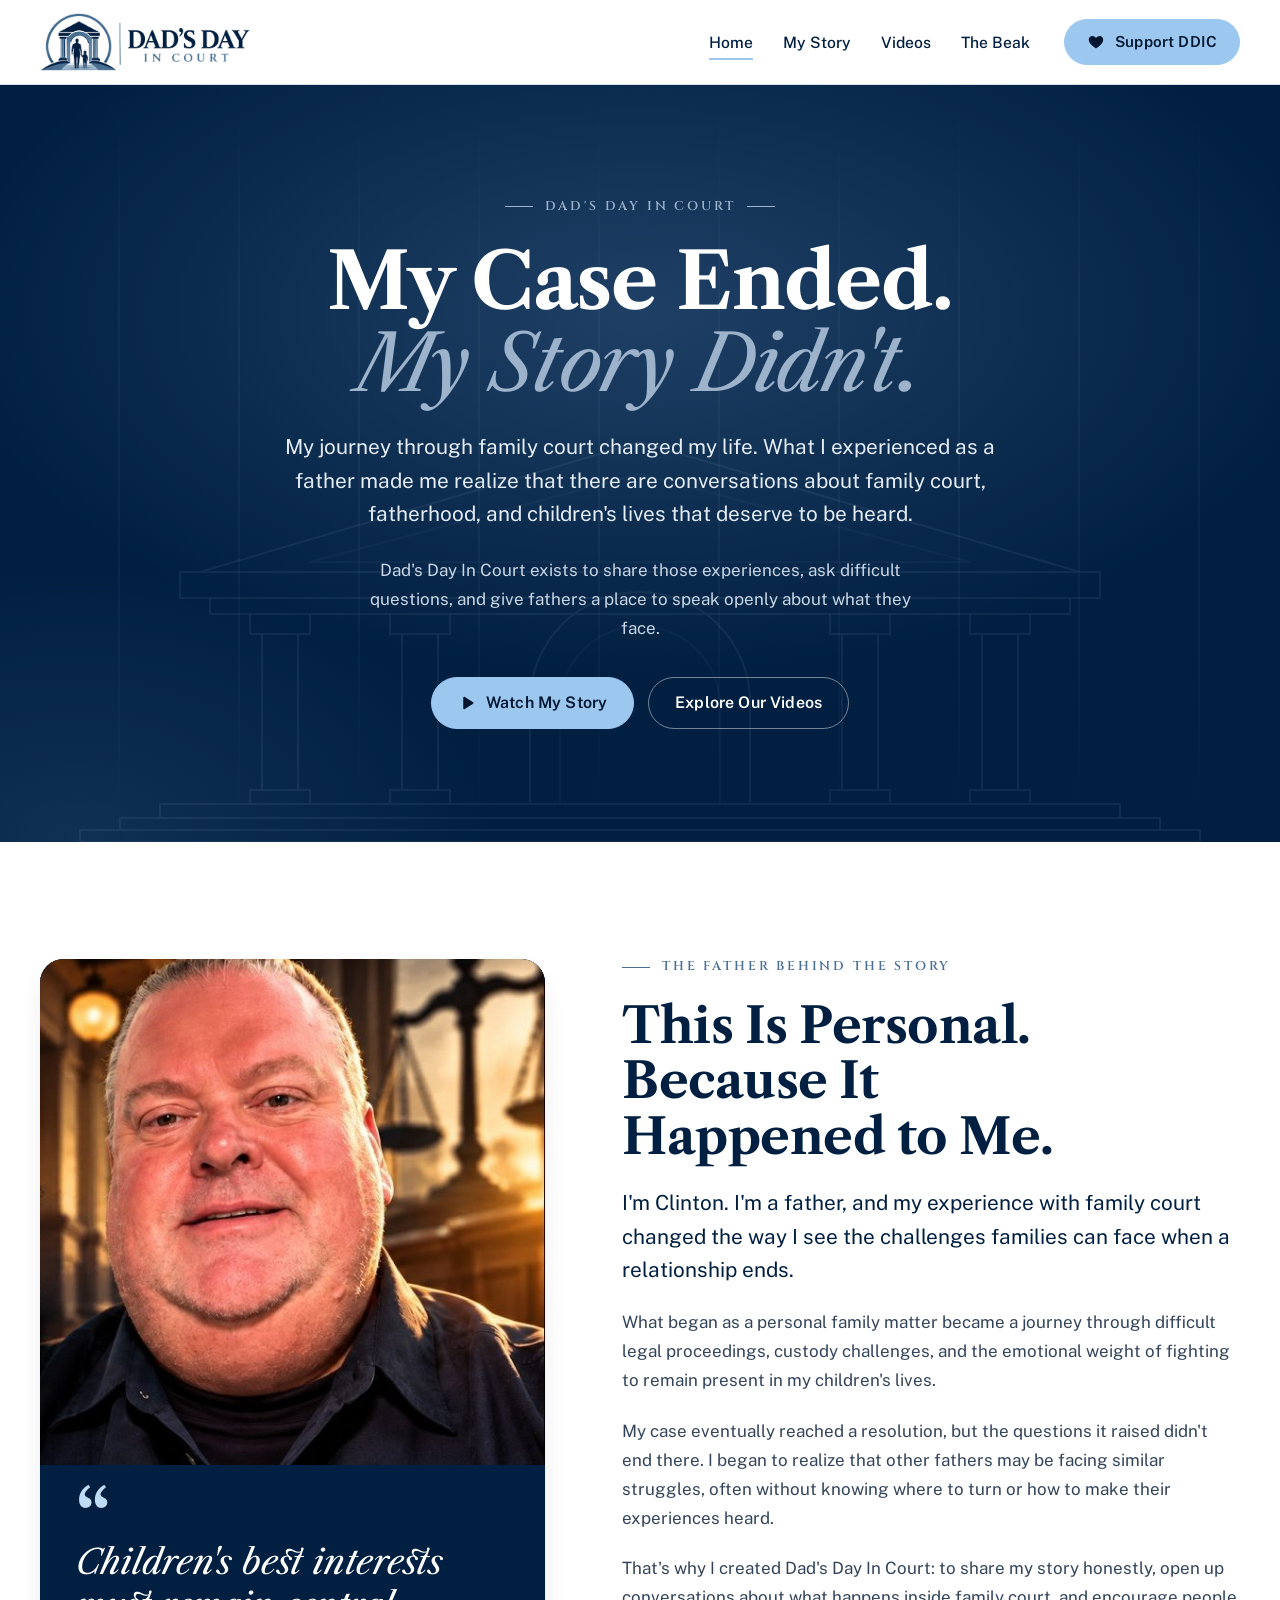
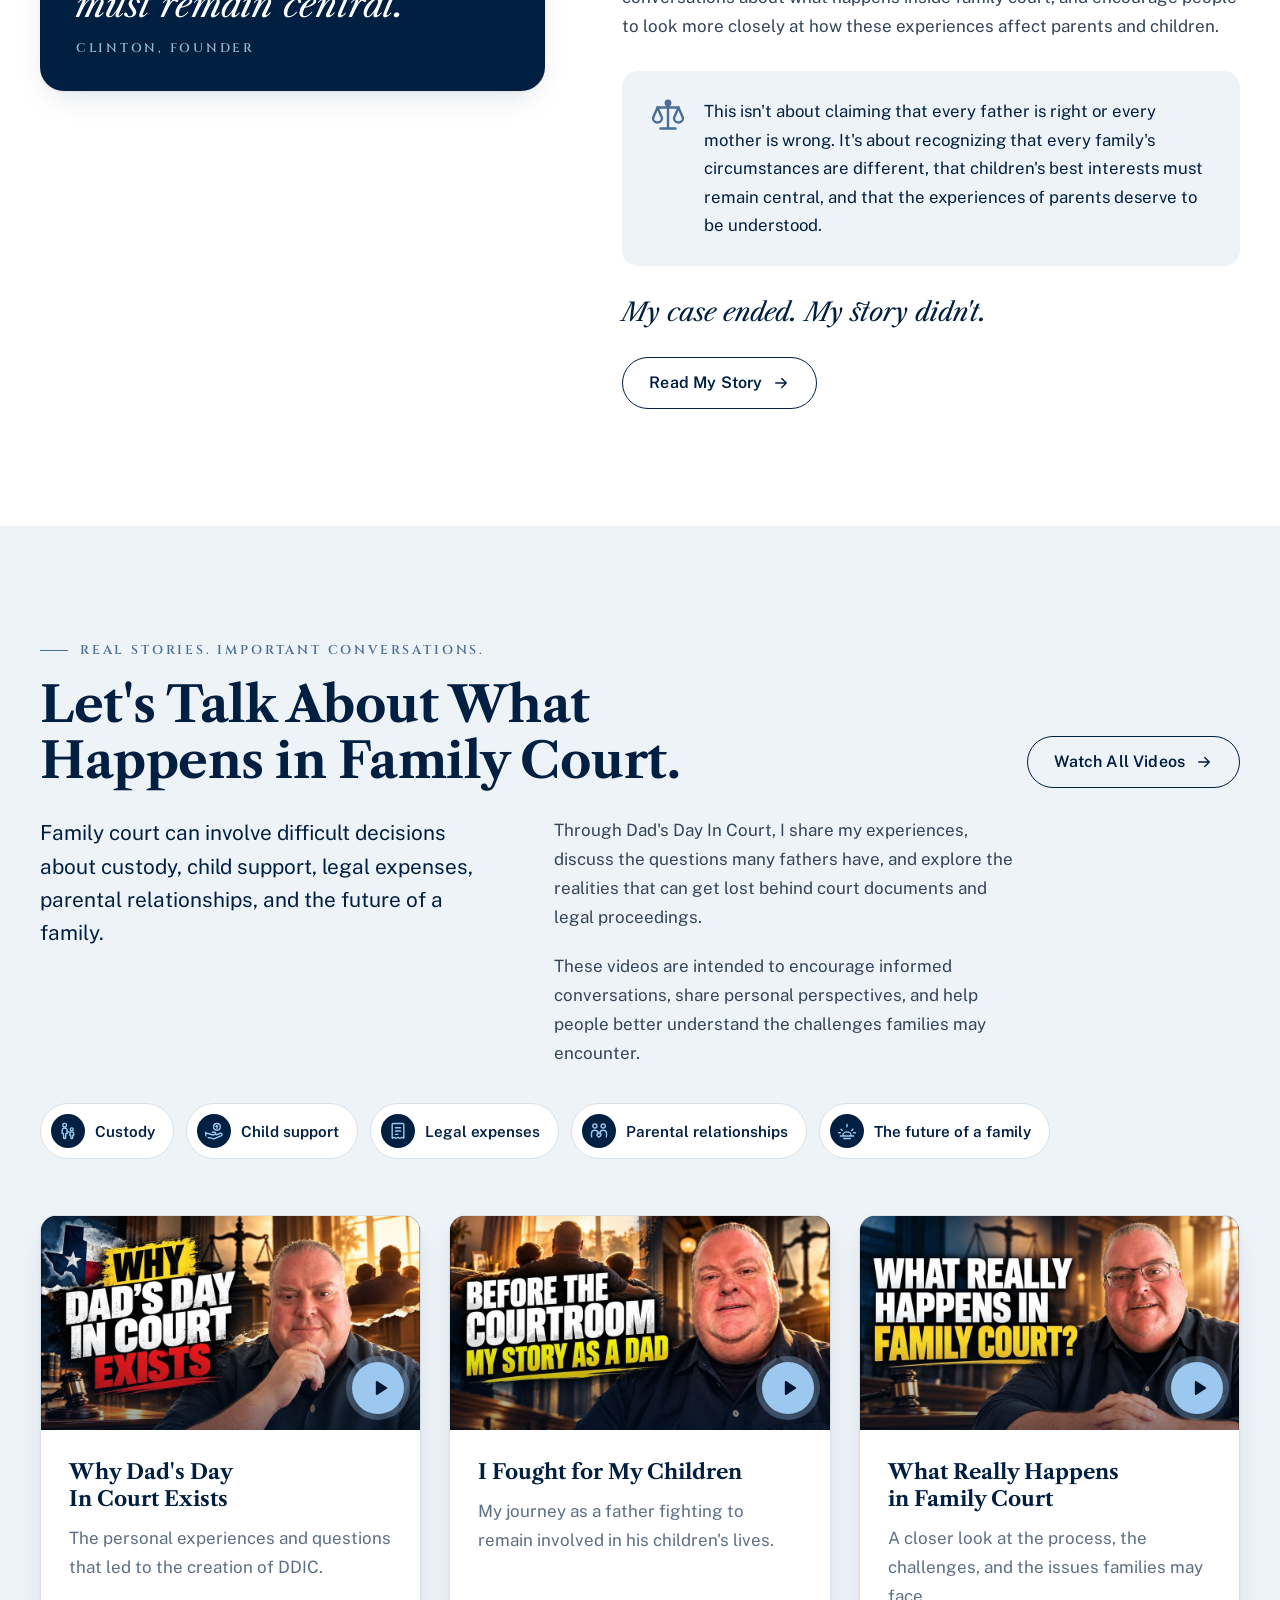
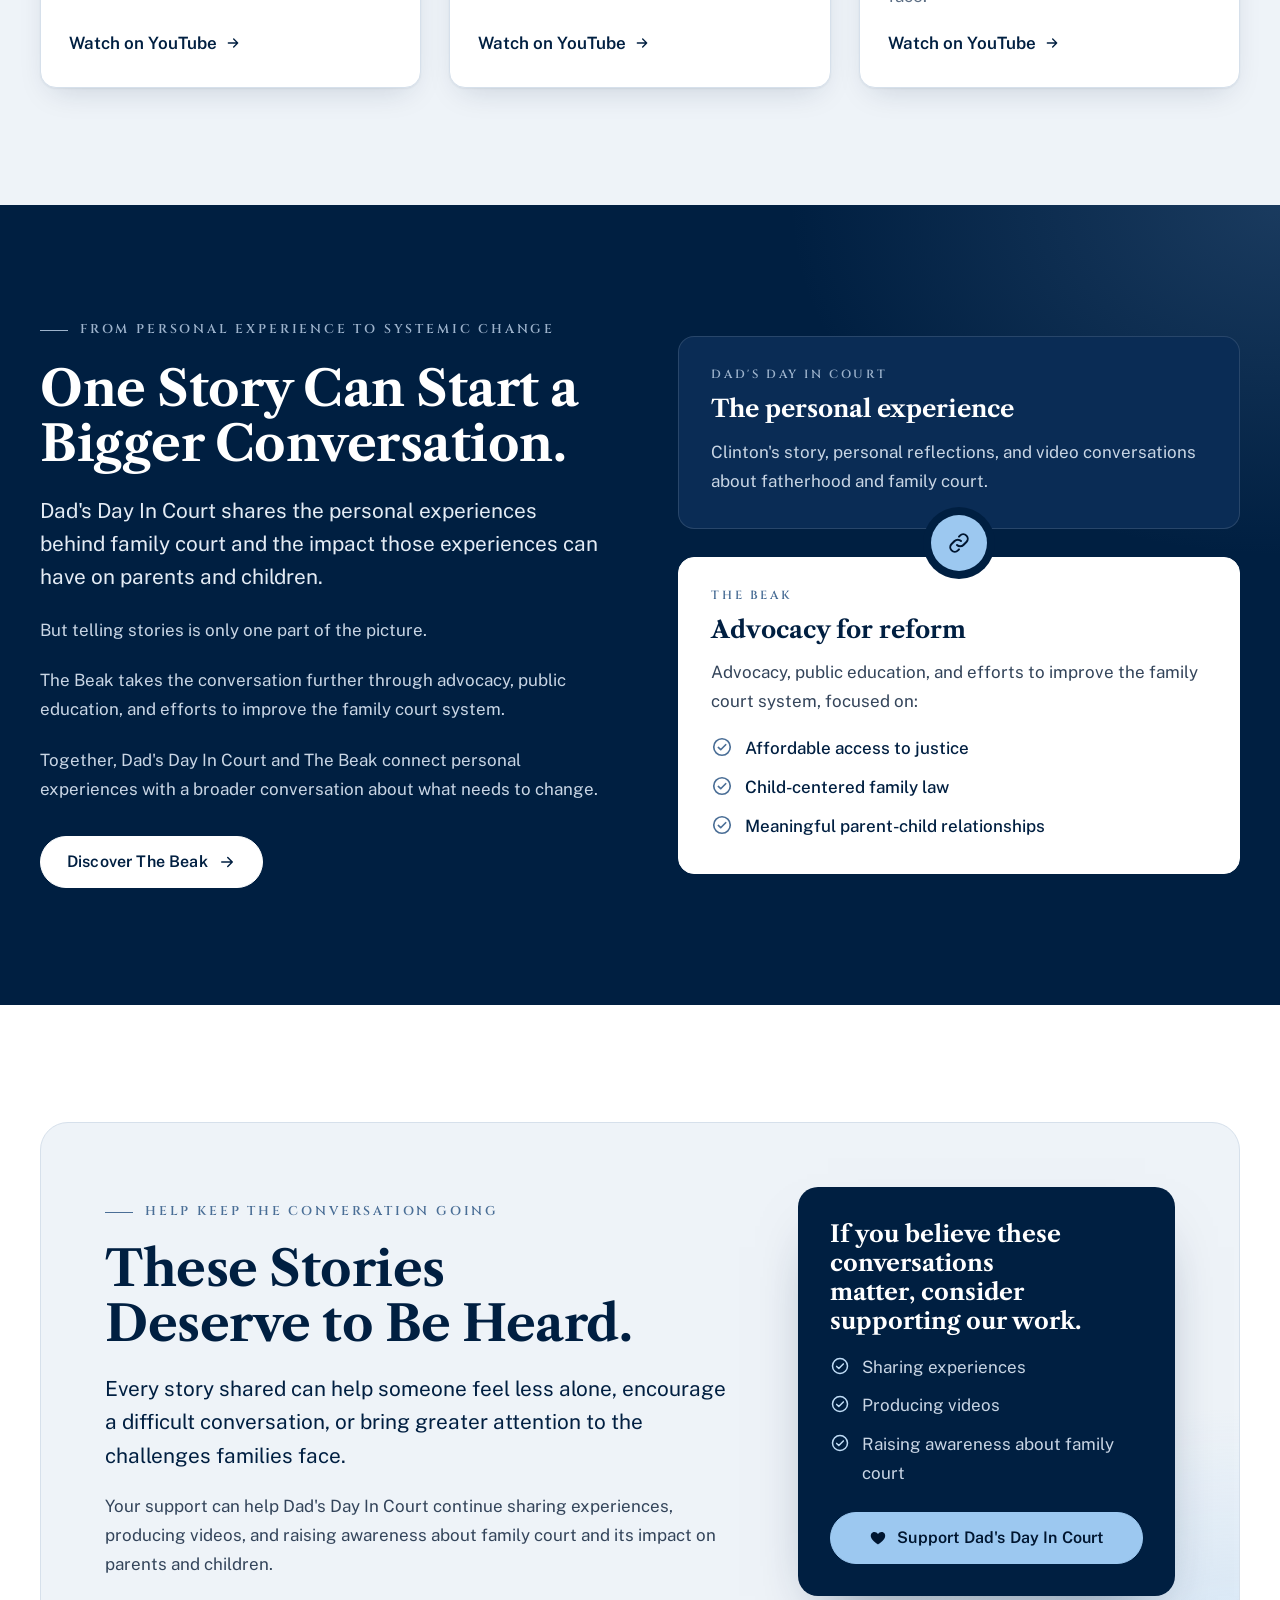
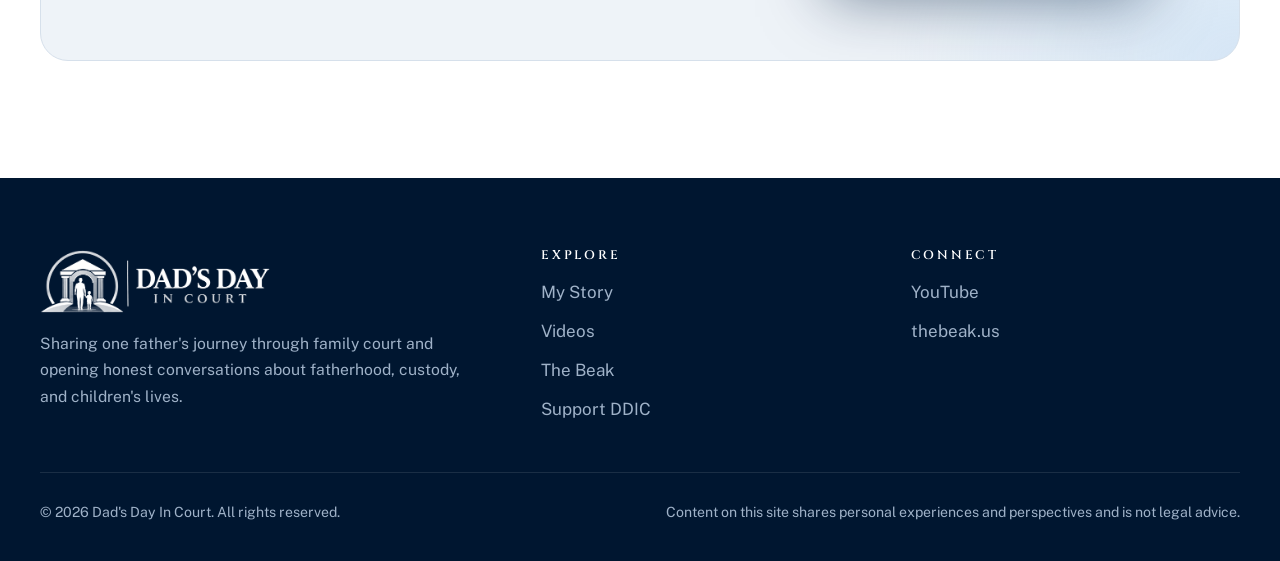
<file: ddic-homepage/index.html>
<!doctype html>
<html lang="en">
<head>
<meta charset="utf-8">
<meta name="viewport" content="width=device-width, initial-scale=1, viewport-fit=cover">
<title>Dad's Day In Court</title>
<meta name="claude:viewport-fit-sides" content="cover">
<meta name="description" content="Dad's Day In Court shares Clinton's journey through family court and opens honest conversations about fatherhood, custody and the family court system.">
<link rel="preconnect" href="https://fonts.googleapis.com">
<link rel="preconnect" href="https://fonts.gstatic.com" crossorigin>
<link rel="stylesheet" href="https://fonts.googleapis.com/css2?family=Cinzel:wght@500;600&family=Libre+Caslon+Text:ital,wght@0,400;0,700;1,400&family=Public+Sans:wght@400;500;600;700&display=swap">
<link rel="stylesheet" href="assets/site.css">
</head>
<body>
<a class="skip" href="#main">Skip to content</a>

<svg width="0" height="0" style="position:absolute" aria-hidden="true">
  <symbol id="i-play" viewBox="0 0 24 24"><path fill="currentColor" d="M7 4.6v14.8c0 .8.9 1.3 1.6.9l11.5-7.4a1 1 0 0 0 0-1.8L8.6 3.7C7.9 3.3 7 3.8 7 4.6Z"/></symbol>
  <symbol id="i-arrow" viewBox="0 0 24 24"><path fill="none" stroke="currentColor" stroke-width="2" stroke-linecap="round" stroke-linejoin="round" d="M5 12h14m-6-6 6 6-6 6"/></symbol>
  <symbol id="i-scale" viewBox="0 0 24 24"><g fill="none" stroke="currentColor" stroke-width="1.6" stroke-linecap="round" stroke-linejoin="round"><path d="M12 3v18M7 21h10M5 7h14M12 5.5a1.5 1.5 0 1 0 0-3 1.5 1.5 0 0 0 0 3Z"/><path d="m5 7-3 7a3 3 0 0 0 6 0L5 7Zm14 0-3 7a3 3 0 0 0 6 0l-3-7Z"/></g></symbol>
  <symbol id="i-check" viewBox="0 0 24 24"><g fill="none" stroke="currentColor" stroke-width="1.8" stroke-linecap="round" stroke-linejoin="round"><circle cx="12" cy="12" r="9"/><path d="m8 12.5 2.6 2.5L16 9.5"/></g></symbol>
  <symbol id="i-link" viewBox="0 0 24 24"><g fill="none" stroke="currentColor" stroke-width="2" stroke-linecap="round" stroke-linejoin="round"><path d="M10 14a4.5 4.5 0 0 0 6.4 0l3-3a4.5 4.5 0 0 0-6.4-6.4l-1 1"/><path d="M14 10a4.5 4.5 0 0 0-6.4 0l-3 3a4.5 4.5 0 0 0 6.4 6.4l1-1"/></g></symbol>
  <symbol id="i-heart" viewBox="0 0 24 24"><path fill="currentColor" d="M12 20.5s-7.5-4.6-9.3-9.6C1.5 7.4 3.7 4 7.2 4c2 0 3.6 1.1 4.8 2.8C13.2 5.1 14.8 4 16.8 4c3.5 0 5.7 3.4 4.5 6.9-1.8 5-9.3 9.6-9.3 9.6Z"/></symbol>
  <symbol id="i-megaphone" viewBox="0 0 24 24"><g fill="none" stroke="currentColor" stroke-width="1.7" stroke-linecap="round" stroke-linejoin="round"><path d="M3 10v4a1 1 0 0 0 1 1h2l5 4V5L6 9H4a1 1 0 0 0-1 1Z"/><path d="M15 9a4 4 0 0 1 0 6M18 6a8 8 0 0 1 0 12"/></g></symbol>
  <symbol id="i-book" viewBox="0 0 24 24"><g fill="none" stroke="currentColor" stroke-width="1.7" stroke-linecap="round" stroke-linejoin="round"><path d="M12 6.5C10 5 7 4.5 3.5 5v13c3.5-.5 6.5 0 8.5 1.5 2-1.5 5-2 8.5-1.5V5c-3.5-.5-6.5 0-8.5 1.5Z"/><path d="M12 6.5v13"/></g></symbol>
  <symbol id="i-columns" viewBox="0 0 24 24"><g fill="none" stroke="currentColor" stroke-width="1.7" stroke-linecap="round" stroke-linejoin="round"><path d="M3 9h18L12 3.5 3 9ZM5 9v9M9.5 9v9M14.5 9v9M19 9v9M3 20.5h18"/></g></symbol>
  <symbol id="i-flag" viewBox="0 0 24 24"><g fill="none" stroke="currentColor" stroke-width="1.7" stroke-linecap="round" stroke-linejoin="round"><path d="M5 21V4M5 4.5c4-2 7 2 14 0v9c-7 2-10-2-14 0"/></g></symbol>
  <symbol id="i-external" viewBox="0 0 24 24"><g fill="none" stroke="currentColor" stroke-width="2" stroke-linecap="round" stroke-linejoin="round"><path d="M14 4h6v6M20 4l-9 9M18 14v5a1 1 0 0 1-1 1H5a1 1 0 0 1-1-1V7a1 1 0 0 1 1-1h5"/></g></symbol>
  <symbol id="i-youtube" viewBox="0 0 24 24"><path fill="currentColor" d="M22 8.2a3 3 0 0 0-2.1-2.1C18 5.6 12 5.6 12 5.6s-6 0-7.9.5A3 3 0 0 0 2 8.2 31 31 0 0 0 1.6 12 31 31 0 0 0 2 15.8a3 3 0 0 0 2.1 2.1c1.9.5 7.9.5 7.9.5s6 0 7.9-.5a3 3 0 0 0 2.1-2.1 31 31 0 0 0 .4-3.8 31 31 0 0 0-.4-3.8ZM10 15V9l5.2 3L10 15Z"/></symbol>
  <symbol id="i-custody" viewBox="0 0 24 24"><g fill="none" stroke="currentColor" stroke-width="1.7" stroke-linecap="round" stroke-linejoin="round"><circle cx="8" cy="5" r="2.2"/><path d="M8 8.5c-2 0-3 1.3-3 3V15h1.5l.5 6h2l.5-6H11v-3.5c0-1.7-1-3-3-3Z"/><circle cx="16.5" cy="10" r="1.8"/><path d="M16.5 13c-1.5 0-2.3 1-2.3 2.3V17h1l.4 4h1.8l.4-4h1v-1.7c0-1.3-.8-2.3-2.3-2.3ZM11 12.5l3.3 1.2"/></g></symbol>
  <symbol id="i-support" viewBox="0 0 24 24"><g fill="none" stroke="currentColor" stroke-width="1.7" stroke-linecap="round" stroke-linejoin="round"><path d="M2 15h3l4.5 1.5h3a1.5 1.5 0 0 0 0-3H10"/><path d="M5 20h1.5l5.5 1.5 9-4a1.6 1.6 0 0 0-1.4-2.8L15 16.5"/><path d="M2 13.5V21"/><circle cx="15.5" cy="7" r="4"/><path d="M15.5 5.2v3.6M14.3 6.2h2"/></g></symbol>
  <symbol id="i-receipt" viewBox="0 0 24 24"><g fill="none" stroke="currentColor" stroke-width="1.7" stroke-linecap="round" stroke-linejoin="round"><path d="M5 3h14v18l-2.3-1.5L14.3 21 12 19.5 9.7 21l-2.4-1.5L5 21V3Z"/><path d="M9 8h6M9 12h6M9 16h3"/></g></symbol>
  <symbol id="i-family" viewBox="0 0 24 24"><g fill="none" stroke="currentColor" stroke-width="1.7" stroke-linecap="round" stroke-linejoin="round"><circle cx="7" cy="6" r="2.5"/><circle cx="17" cy="6" r="2.5"/><path d="M3 20v-5a4 4 0 0 1 8 0M13 15a4 4 0 0 1 8 0v5"/><path d="M12 19.5s-2.5-1.5-2.5-3.2c0-.9.7-1.6 1.5-1.6.5 0 .8.2 1 .6.2-.4.5-.6 1-.6.8 0 1.5.7 1.5 1.6 0 1.7-2.5 3.2-2.5 3.2Z"/></g></symbol>
  <symbol id="i-sunrise" viewBox="0 0 24 24"><g fill="none" stroke="currentColor" stroke-width="1.7" stroke-linecap="round" stroke-linejoin="round"><path d="M4 18h16M7 18a5 5 0 0 1 10 0M12 4v3M4.9 9.9l1.4 1.4M19.1 9.9l-1.4 1.4M2 14h2M20 14h2M8 21h8"/></g></symbol>
</svg>

<header class="site-header">
  <div class="wrap">
    <a class="brand" href="index.html" aria-label="Dad's Day In Court home">
      <img src="assets/ddic-logo.png" width="560" height="154" alt="Dad's Day In Court">
    </a>
    <button class="menu-toggle" id="menu-toggle" type="button" aria-expanded="false" aria-controls="site-nav" aria-label="Open menu">
      <svg viewBox="0 0 24 24" aria-hidden="true"><path fill="none" stroke="currentColor" stroke-width="2" stroke-linecap="round" d="M4 7h16M4 12h16M4 17h16"/></svg>
    </button>
    <nav class="nav" id="site-nav" aria-label="Main">
      <ul>
        <li><a href="index.html" aria-current="page">Home</a></li>
        <li><a href="my-story.html">My Story</a></li>
        <li><a href="videos.html">Videos</a></li>
        <li><a href="the-beak.html">The Beak</a></li>
      </ul>
      <a class="btn btn--sky" href="#support">
        <svg aria-hidden="true"><use href="#i-heart"/></svg>Support DDIC
      </a>
    </nav>
  </div>
</header>

<main id="main">

  <!-- SECTION 1 — HERO -->
  <section class="hero" aria-labelledby="hero-title">
      <svg class="hero-courthouse" viewBox="0 0 1200 420" aria-hidden="true" preserveAspectRatio="xMidYMax meet">
        <g fill="none" stroke="currentColor" stroke-width="2" stroke-linejoin="round">
          <path d="M600 20 160 150h880L600 20Z"/>
          <path d="M600 52 270 140h660L600 52Z" opacity=".5"/>
          <path d="M140 150h920v26H140zM170 176h860v16H170z"/>
          <g>
            <path d="M210 192h60v20h-60zM222 212h36v156h-36zM210 368h60v14h-60z"/>
            <path d="M350 192h60v20h-60zM362 212h36v156h-36zM350 368h60v14h-60z"/>
            <path d="M790 192h60v20h-60zM802 212h36v156h-36zM790 368h60v14h-60z"/>
            <path d="M930 192h60v20h-60zM942 212h36v156h-36zM930 368h60v14h-60z"/>
          </g>
          <path d="M490 382V280a110 110 0 0 1 220 0v102" />
          <path d="M520 382V284a80 80 0 0 1 160 0v98" opacity=".5"/>
          <path d="M120 382h960v14H120zM80 396h1040v12H80zM40 408h1120v12H40z"/>
        </g>
      </svg>
    <div class="wrap">
      <div class="hero-copy">
        <span class="eyebrow rise">Dad's Day In Court</span>
        <h1 id="hero-title" class="rise rise-2">My Case Ended. <em>My Story Didn't.</em></h1>
        <p class="lede rise rise-3">My journey through family court changed my life. What I experienced as a father made me realize that there are conversations about family court, fatherhood, and children's lives that deserve to be heard.</p>
        <p class="rise rise-3">Dad's Day In Court exists to share those experiences, ask difficult questions, and give fathers a place to speak openly about what they face.</p>
        <div class="btn-row rise rise-4">
          <a class="btn btn--sky" href="my-story.html">
            <svg aria-hidden="true"><use href="#i-play"/></svg>Watch My Story
          </a>
          <a class="btn btn--ghost-light" href="#videos">Explore Our Videos</a>
        </div>
      </div>
    </div>
  </section>

  <!-- SECTION 2 — CLINTON'S STORY -->
  <section class="band band--paper story" id="story" aria-labelledby="story-title">
    <div class="wrap">
      <figure class="portrait" style="margin:0">
        <div class="portrait-art">
          <img src="assets/clinton-portrait.jpg" width="535" height="720" alt="Clinton, founder of Dad's Day In Court">
        </div>
        <blockquote>
          <div class="quote-mark" aria-hidden="true">&ldquo;</div>
          <p>Children's best interests must remain central.</p>
          <footer>Clinton, Founder</footer>
        </blockquote>
      </figure>

      <div class="story-copy">
        <span class="eyebrow">The Father Behind the Story</span>
        <h2 class="h2" id="story-title">This Is Personal. Because It Happened to Me.</h2>
        <p class="lede">I'm Clinton. I'm a father, and my experience with family court changed the way I see the challenges families can face when a relationship ends.</p>
        <p>What began as a personal family matter became a journey through difficult legal proceedings, custody challenges, and the emotional weight of fighting to remain present in my children's lives.</p>
        <p>My case eventually reached a resolution, but the questions it raised didn't end there. I began to realize that other fathers may be facing similar struggles, often without knowing where to turn or how to make their experiences heard.</p>
        <p>That's why I created Dad's Day In Court: to share my story honestly, open up conversations about what happens inside family court, and encourage people to look more closely at how these experiences affect parents and children.</p>
        <div class="principle">
          <svg aria-hidden="true"><use href="#i-scale"/></svg>
          <p>This isn't about claiming that every father is right or every mother is wrong. It's about recognizing that every family's circumstances are different, that children's best interests must remain central, and that the experiences of parents deserve to be understood.</p>
        </div>
        <p class="signoff">My case ended. My story didn't.</p>
        <a class="btn btn--outline" href="my-story.html">Read My Story <svg aria-hidden="true"><use href="#i-arrow"/></svg></a>
      </div>
    </div>
  </section>

  <!-- SECTION 3 — VIDEO CONTENT -->
  <section class="band band--mist" id="videos" aria-labelledby="videos-title">
    <div class="wrap">
      <div class="videos-head">
        <div class="section-head">
          <span class="eyebrow">Real Stories. Important Conversations.</span>
          <h2 class="h2" id="videos-title">Let's Talk About What Happens in Family Court.</h2>
        </div>
        <a class="btn btn--outline" href="videos.html">Watch All Videos <svg aria-hidden="true"><use href="#i-arrow"/></svg></a>
      </div>
      <div class="videos-intro">
        <p class="lede">Family court can involve difficult decisions about custody, child support, legal expenses, parental relationships, and the future of a family.</p>
        <div class="stack">
          <p>Through Dad's Day In Court, I share my experiences, discuss the questions many fathers have, and explore the realities that can get lost behind court documents and legal proceedings.</p>
          <p>These videos are intended to encourage informed conversations, share personal perspectives, and help people better understand the challenges families may encounter.</p>
        </div>
      </div>

      <ul class="topics" aria-label="Topics we talk about">
        <li><svg aria-hidden="true"><use href="#i-custody"/></svg>Custody</li>
        <li><svg aria-hidden="true"><use href="#i-support"/></svg>Child support</li>
        <li><svg aria-hidden="true"><use href="#i-receipt"/></svg>Legal expenses</li>
        <li><svg aria-hidden="true"><use href="#i-family"/></svg>Parental relationships</li>
        <li><svg aria-hidden="true"><use href="#i-sunrise"/></svg>The future of a family</li>
      </ul>
      <div class="video-grid">
        <a class="video-card" href="https://www.youtube.com/watch?v=HwDWhWGOucU" target="_blank" rel="noopener">
          <div class="thumb">
            <img src="assets/videos/why-ddic-exists.jpg" width="960" height="540" alt="" loading="lazy">
            <span class="play" aria-hidden="true"><svg><use href="#i-play"/></svg></span>
          </div>
          <div class="body">
            <h3>Why Dad's Day In Court Exists</h3>
            <p>The personal experiences and questions that led to the creation of DDIC.</p>
            <span class="cta">Watch on YouTube <svg aria-hidden="true"><use href="#i-arrow"/></svg></span>
          </div>
        </a>
        <a class="video-card" href="https://www.youtube.com/watch?v=svr3FkzrBfE" target="_blank" rel="noopener">
          <div class="thumb">
            <img src="assets/videos/father-first.jpg" width="960" height="540" alt="" loading="lazy">
            <span class="play" aria-hidden="true"><svg><use href="#i-play"/></svg></span>
          </div>
          <div class="body">
            <h3>I Fought for My Children</h3>
            <p>My journey as a father fighting to remain involved in his children's lives.</p>
            <span class="cta">Watch on YouTube <svg aria-hidden="true"><use href="#i-arrow"/></svg></span>
          </div>
        </a>
        <a class="video-card" href="https://www.youtube.com/watch?v=pvE6yOC5rsY" target="_blank" rel="noopener">
          <div class="thumb">
            <img src="assets/videos/what-really-happens.jpg" width="960" height="540" alt="" loading="lazy">
            <span class="play" aria-hidden="true"><svg><use href="#i-play"/></svg></span>
          </div>
          <div class="body">
            <h3>What Really Happens in Family Court</h3>
            <p>A closer look at the process, the challenges, and the issues families may face.</p>
            <span class="cta">Watch on YouTube <svg aria-hidden="true"><use href="#i-arrow"/></svg></span>
          </div>
        </a>
      </div>
    </div>
  </section>

  <!-- SECTION 4 — THE BEAK -->
  <section class="band band--ink beak" id="the-beak" aria-labelledby="beak-title">
    <div class="wrap">
      <div class="beak-copy">
        <span class="eyebrow">From Personal Experience to Systemic Change</span>
        <h2 class="h2" id="beak-title">One Story Can Start a Bigger Conversation.</h2>
        <p class="lede">Dad's Day In Court shares the personal experiences behind family court and the impact those experiences can have on parents and children.</p>
        <p>But telling stories is only one part of the picture.</p>
        <p>The Beak takes the conversation further through advocacy, public education, and efforts to improve the family court system.</p>
        <p>Together, Dad's Day In Court and The Beak connect personal experiences with a broader conversation about what needs to change.</p>
        <a class="btn btn--light" href="the-beak.html">Discover The Beak <svg aria-hidden="true"><use href="#i-arrow"/></svg></a>
      </div>

      <div class="bridge">
        <div class="pillar">
          <span class="pillar-tag">Dad's Day In Court</span>
          <h3>The personal experience</h3>
          <p>Clinton's story, personal reflections, and video conversations about fatherhood and family court.</p>
        </div>
        <span class="link-node" aria-hidden="true"><svg><use href="#i-link"/></svg></span>
        <div class="pillar pillar--beak">
          <span class="pillar-tag">The Beak</span>
          <h3>Advocacy for reform</h3>
          <p>Advocacy, public education, and efforts to improve the family court system, focused on:</p>
          <ul class="focus">
            <li><svg aria-hidden="true"><use href="#i-check"/></svg>Affordable access to justice</li>
            <li><svg aria-hidden="true"><use href="#i-check"/></svg>Child-centered family law</li>
            <li><svg aria-hidden="true"><use href="#i-check"/></svg>Meaningful parent-child relationships</li>
          </ul>
        </div>
      </div>
    </div>
  </section>

  <!-- SECTION 5 — DONATE -->
  <section class="band band--paper" id="support" aria-labelledby="support-title">
    <div class="wrap">
      <div class="donate-panel">
        <div class="donate-copy">
          <span class="eyebrow">Help Keep the Conversation Going</span>
          <h2 class="h2" id="support-title">These Stories Deserve to Be Heard.</h2>
          <p class="lede">Every story shared can help someone feel less alone, encourage a difficult conversation, or bring greater attention to the challenges families face.</p>
          <p>Your support can help Dad's Day In Court continue sharing experiences, producing videos, and raising awareness about family court and its impact on parents and children.</p>
        </div>
        <div class="donate-card">
          <h3>If you believe these conversations matter, consider supporting our work.</h3>
          <ul>
            <li><svg aria-hidden="true"><use href="#i-check"/></svg>Sharing experiences</li>
            <li><svg aria-hidden="true"><use href="#i-check"/></svg>Producing videos</li>
            <li><svg aria-hidden="true"><use href="#i-check"/></svg>Raising awareness about family court</li>
          </ul>
          <a class="btn btn--sky" href="#support">
            <svg aria-hidden="true"><use href="#i-heart"/></svg>Support Dad's Day In Court
          </a>
        </div>
      </div>
    </div>
  </section>

</main>

<footer class="site-footer">
  <div class="wrap">
    <div class="footer-top">
      <div class="footer-brand">
        <img src="assets/ddic-logo-white.png" width="560" height="154" alt="Dad's Day In Court">
        <p>Sharing one father's journey through family court and opening honest conversations about fatherhood, custody, and children's lives.</p>
      </div>
      <div>
        <h4>Explore</h4>
        <ul>
          <li><a href="my-story.html">My Story</a></li>
          <li><a href="videos.html">Videos</a></li>
          <li><a href="the-beak.html">The Beak</a></li>
          <li><a href="#support">Support DDIC</a></li>
        </ul>
      </div>
      <div>
        <h4>Connect</h4>
        <ul>
          <li><a href="https://www.youtube.com/@DadsDayinCourt" target="_blank" rel="noopener">YouTube</a></li>
          <li><a href="https://thebeak.us/" target="_blank" rel="noopener">thebeak.us</a></li>
        </ul>
      </div>
    </div>
    <div class="footer-bottom">
      <p>&copy; <span id="year">2026</span> Dad's Day In Court. All rights reserved.</p>
      <p>Content on this site shares personal experiences and perspectives and is not legal advice.</p>
    </div>
  </div>
</footer>

<script>
  (function () {
    var toggle = document.getElementById('menu-toggle');
    var nav = document.getElementById('site-nav');
    function setOpen(open) {
      nav.classList.toggle('is-open', open);
      toggle.setAttribute('aria-expanded', String(open));
      toggle.setAttribute('aria-label', open ? 'Close menu' : 'Open menu');
    }
    toggle.addEventListener('click', function () { setOpen(!nav.classList.contains('is-open')); });
    nav.addEventListener('click', function (e) { if (e.target.closest('a')) setOpen(false); });
    document.addEventListener('keydown', function (e) { if (e.key === 'Escape') setOpen(false); });
    document.getElementById('year').textContent = new Date().getFullYear();
  })();
</script>
</body>
</html>
</file>
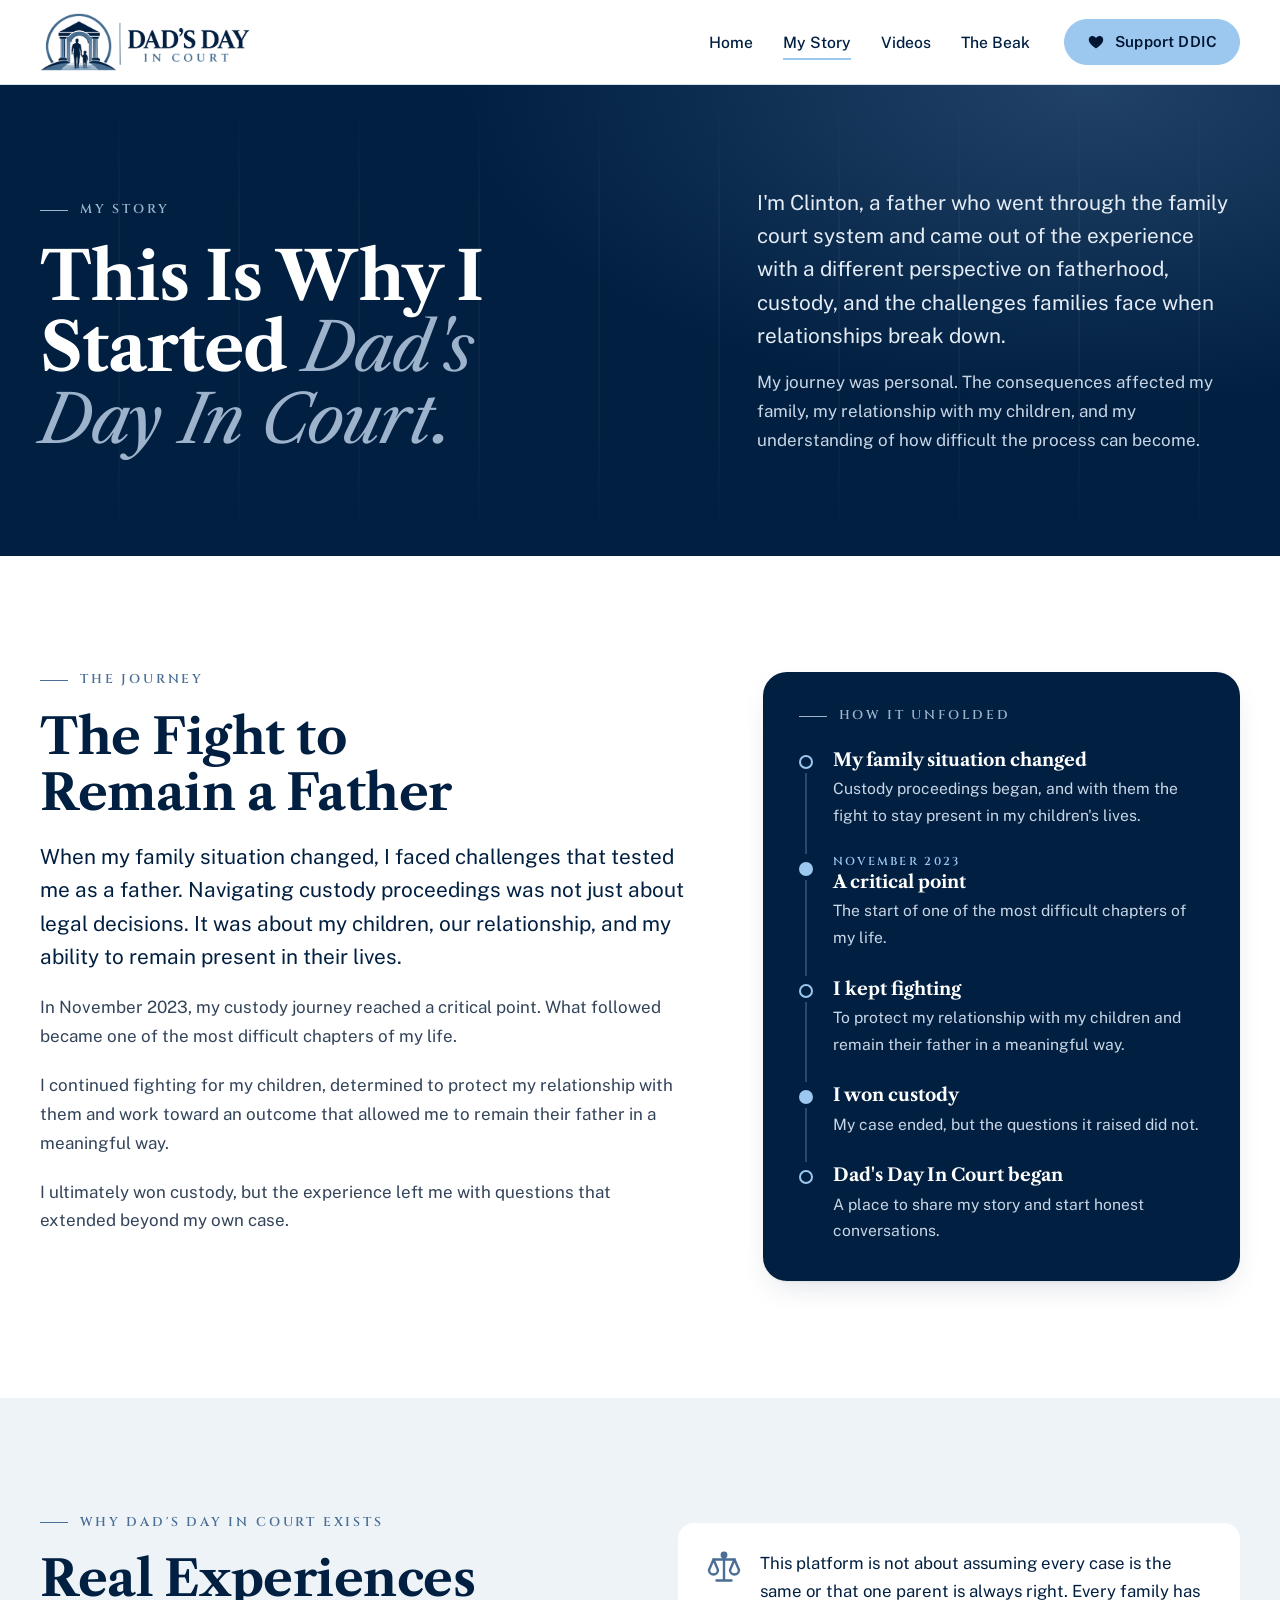
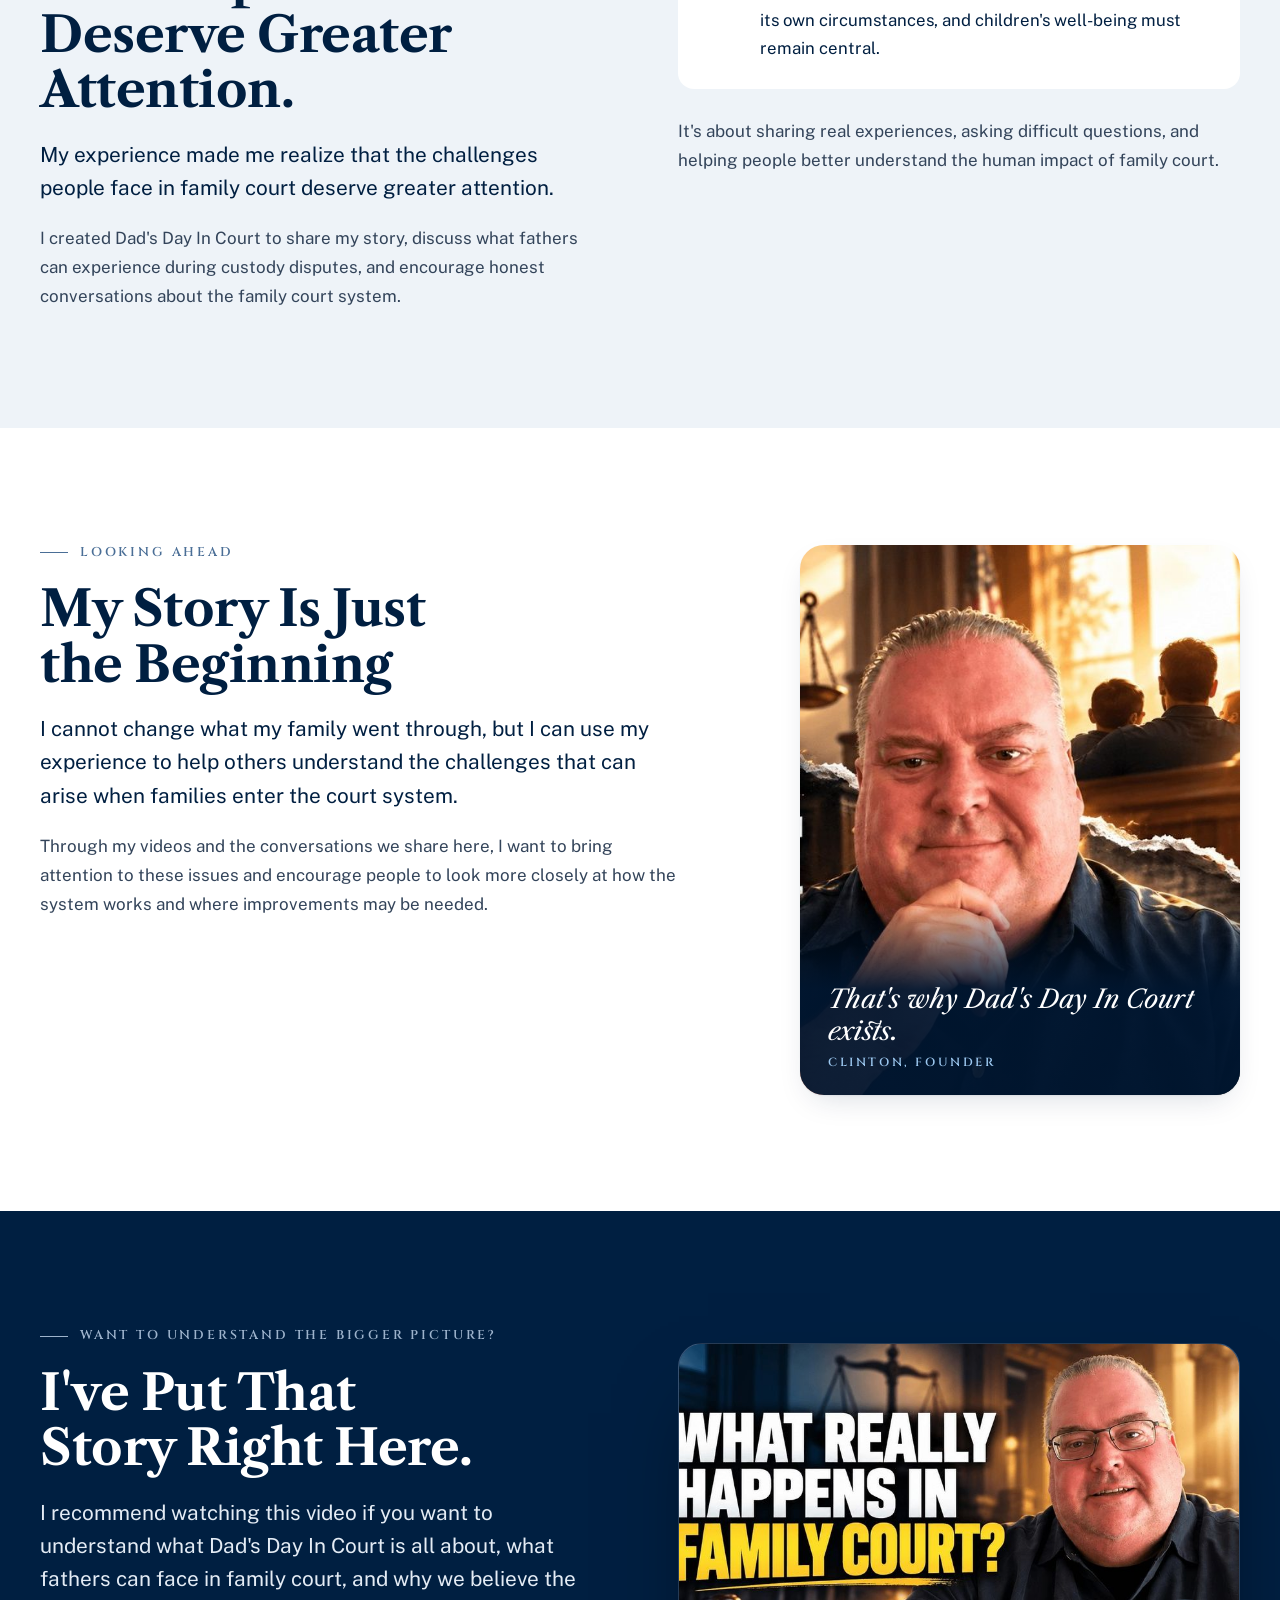
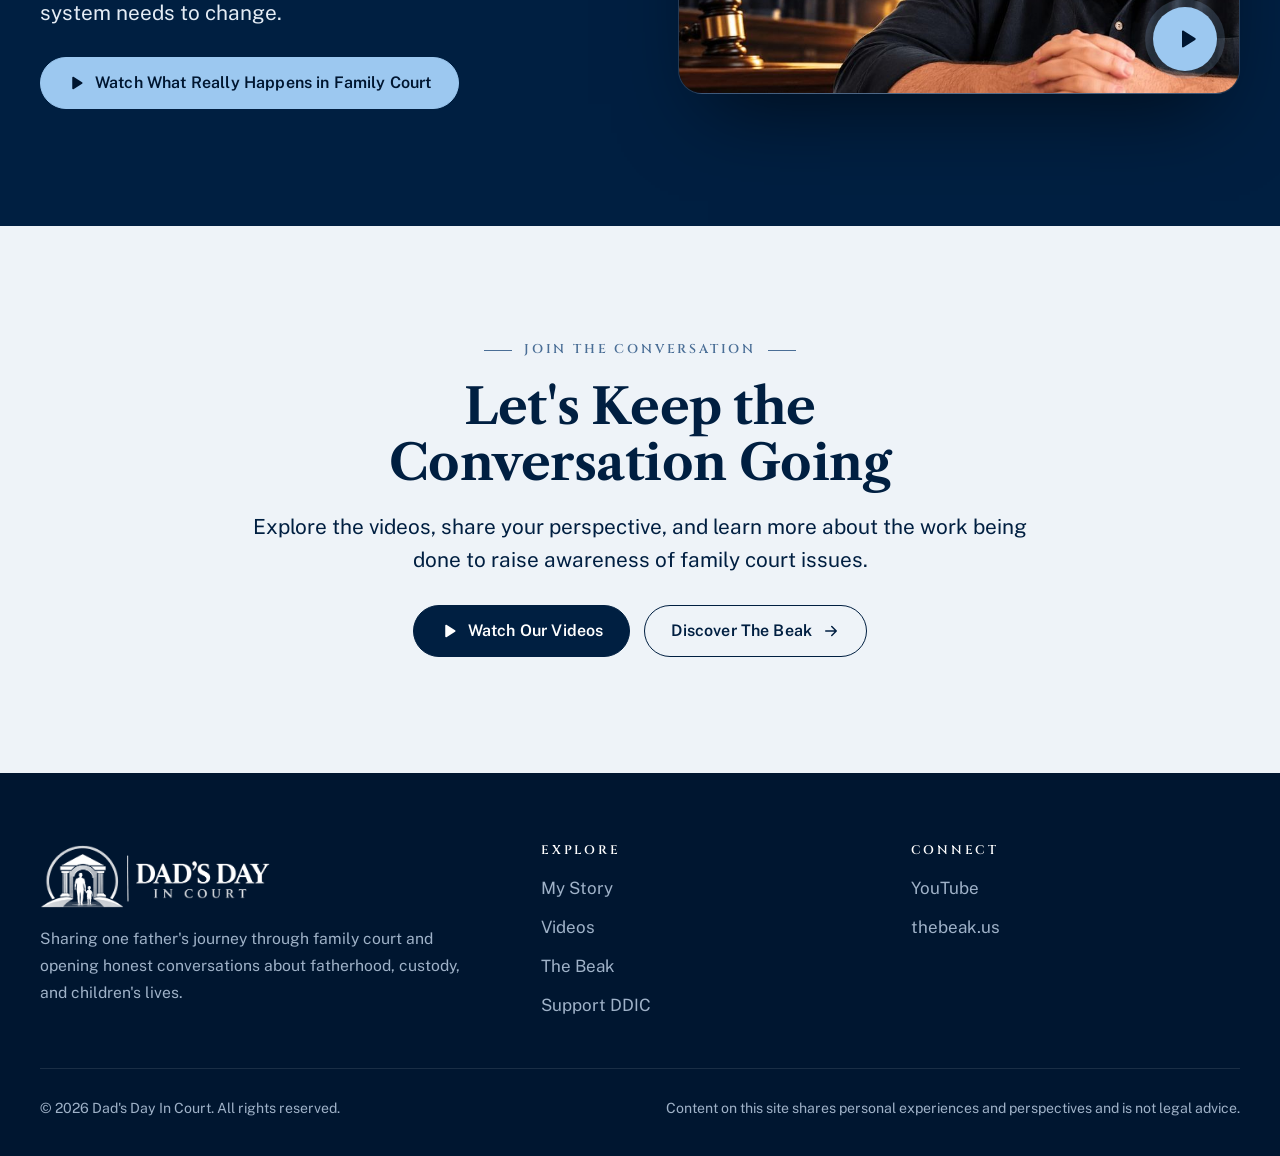
<file: ddic-homepage/my-story.html>
<!doctype html>
<html lang="en">
<head>
<meta charset="utf-8">
<meta name="viewport" content="width=device-width, initial-scale=1, viewport-fit=cover">
<title>My Story | Dad's Day In Court</title>
<meta name="claude:viewport-fit-sides" content="cover">
<meta name="description" content="Clinton's journey through family court: the fight to remain a father, why Dad's Day In Court exists, and what comes next.">
<link rel="preconnect" href="https://fonts.googleapis.com">
<link rel="preconnect" href="https://fonts.gstatic.com" crossorigin>
<link rel="stylesheet" href="https://fonts.googleapis.com/css2?family=Cinzel:wght@500;600&family=Libre+Caslon+Text:ital,wght@0,400;0,700;1,400&family=Public+Sans:wght@400;500;600;700&display=swap">
<link rel="stylesheet" href="assets/site.css">
</head>
<body>
<a class="skip" href="#main">Skip to content</a>

<svg width="0" height="0" style="position:absolute" aria-hidden="true">
  <symbol id="i-play" viewBox="0 0 24 24"><path fill="currentColor" d="M7 4.6v14.8c0 .8.9 1.3 1.6.9l11.5-7.4a1 1 0 0 0 0-1.8L8.6 3.7C7.9 3.3 7 3.8 7 4.6Z"/></symbol>
  <symbol id="i-arrow" viewBox="0 0 24 24"><path fill="none" stroke="currentColor" stroke-width="2" stroke-linecap="round" stroke-linejoin="round" d="M5 12h14m-6-6 6 6-6 6"/></symbol>
  <symbol id="i-scale" viewBox="0 0 24 24"><g fill="none" stroke="currentColor" stroke-width="1.6" stroke-linecap="round" stroke-linejoin="round"><path d="M12 3v18M7 21h10M5 7h14M12 5.5a1.5 1.5 0 1 0 0-3 1.5 1.5 0 0 0 0 3Z"/><path d="m5 7-3 7a3 3 0 0 0 6 0L5 7Zm14 0-3 7a3 3 0 0 0 6 0l-3-7Z"/></g></symbol>
  <symbol id="i-check" viewBox="0 0 24 24"><g fill="none" stroke="currentColor" stroke-width="1.8" stroke-linecap="round" stroke-linejoin="round"><circle cx="12" cy="12" r="9"/><path d="m8 12.5 2.6 2.5L16 9.5"/></g></symbol>
  <symbol id="i-link" viewBox="0 0 24 24"><g fill="none" stroke="currentColor" stroke-width="2" stroke-linecap="round" stroke-linejoin="round"><path d="M10 14a4.5 4.5 0 0 0 6.4 0l3-3a4.5 4.5 0 0 0-6.4-6.4l-1 1"/><path d="M14 10a4.5 4.5 0 0 0-6.4 0l-3 3a4.5 4.5 0 0 0 6.4 6.4l1-1"/></g></symbol>
  <symbol id="i-heart" viewBox="0 0 24 24"><path fill="currentColor" d="M12 20.5s-7.5-4.6-9.3-9.6C1.5 7.4 3.7 4 7.2 4c2 0 3.6 1.1 4.8 2.8C13.2 5.1 14.8 4 16.8 4c3.5 0 5.7 3.4 4.5 6.9-1.8 5-9.3 9.6-9.3 9.6Z"/></symbol>
  <symbol id="i-megaphone" viewBox="0 0 24 24"><g fill="none" stroke="currentColor" stroke-width="1.7" stroke-linecap="round" stroke-linejoin="round"><path d="M3 10v4a1 1 0 0 0 1 1h2l5 4V5L6 9H4a1 1 0 0 0-1 1Z"/><path d="M15 9a4 4 0 0 1 0 6M18 6a8 8 0 0 1 0 12"/></g></symbol>
  <symbol id="i-book" viewBox="0 0 24 24"><g fill="none" stroke="currentColor" stroke-width="1.7" stroke-linecap="round" stroke-linejoin="round"><path d="M12 6.5C10 5 7 4.5 3.5 5v13c3.5-.5 6.5 0 8.5 1.5 2-1.5 5-2 8.5-1.5V5c-3.5-.5-6.5 0-8.5 1.5Z"/><path d="M12 6.5v13"/></g></symbol>
  <symbol id="i-columns" viewBox="0 0 24 24"><g fill="none" stroke="currentColor" stroke-width="1.7" stroke-linecap="round" stroke-linejoin="round"><path d="M3 9h18L12 3.5 3 9ZM5 9v9M9.5 9v9M14.5 9v9M19 9v9M3 20.5h18"/></g></symbol>
  <symbol id="i-flag" viewBox="0 0 24 24"><g fill="none" stroke="currentColor" stroke-width="1.7" stroke-linecap="round" stroke-linejoin="round"><path d="M5 21V4M5 4.5c4-2 7 2 14 0v9c-7 2-10-2-14 0"/></g></symbol>
  <symbol id="i-external" viewBox="0 0 24 24"><g fill="none" stroke="currentColor" stroke-width="2" stroke-linecap="round" stroke-linejoin="round"><path d="M14 4h6v6M20 4l-9 9M18 14v5a1 1 0 0 1-1 1H5a1 1 0 0 1-1-1V7a1 1 0 0 1 1-1h5"/></g></symbol>
  <symbol id="i-youtube" viewBox="0 0 24 24"><path fill="currentColor" d="M22 8.2a3 3 0 0 0-2.1-2.1C18 5.6 12 5.6 12 5.6s-6 0-7.9.5A3 3 0 0 0 2 8.2 31 31 0 0 0 1.6 12 31 31 0 0 0 2 15.8a3 3 0 0 0 2.1 2.1c1.9.5 7.9.5 7.9.5s6 0 7.9-.5a3 3 0 0 0 2.1-2.1 31 31 0 0 0 .4-3.8 31 31 0 0 0-.4-3.8ZM10 15V9l5.2 3L10 15Z"/></symbol>
  <symbol id="i-custody" viewBox="0 0 24 24"><g fill="none" stroke="currentColor" stroke-width="1.7" stroke-linecap="round" stroke-linejoin="round"><circle cx="8" cy="5" r="2.2"/><path d="M8 8.5c-2 0-3 1.3-3 3V15h1.5l.5 6h2l.5-6H11v-3.5c0-1.7-1-3-3-3Z"/><circle cx="16.5" cy="10" r="1.8"/><path d="M16.5 13c-1.5 0-2.3 1-2.3 2.3V17h1l.4 4h1.8l.4-4h1v-1.7c0-1.3-.8-2.3-2.3-2.3ZM11 12.5l3.3 1.2"/></g></symbol>
  <symbol id="i-support" viewBox="0 0 24 24"><g fill="none" stroke="currentColor" stroke-width="1.7" stroke-linecap="round" stroke-linejoin="round"><path d="M2 15h3l4.5 1.5h3a1.5 1.5 0 0 0 0-3H10"/><path d="M5 20h1.5l5.5 1.5 9-4a1.6 1.6 0 0 0-1.4-2.8L15 16.5"/><path d="M2 13.5V21"/><circle cx="15.5" cy="7" r="4"/><path d="M15.5 5.2v3.6M14.3 6.2h2"/></g></symbol>
  <symbol id="i-receipt" viewBox="0 0 24 24"><g fill="none" stroke="currentColor" stroke-width="1.7" stroke-linecap="round" stroke-linejoin="round"><path d="M5 3h14v18l-2.3-1.5L14.3 21 12 19.5 9.7 21l-2.4-1.5L5 21V3Z"/><path d="M9 8h6M9 12h6M9 16h3"/></g></symbol>
  <symbol id="i-family" viewBox="0 0 24 24"><g fill="none" stroke="currentColor" stroke-width="1.7" stroke-linecap="round" stroke-linejoin="round"><circle cx="7" cy="6" r="2.5"/><circle cx="17" cy="6" r="2.5"/><path d="M3 20v-5a4 4 0 0 1 8 0M13 15a4 4 0 0 1 8 0v5"/><path d="M12 19.5s-2.5-1.5-2.5-3.2c0-.9.7-1.6 1.5-1.6.5 0 .8.2 1 .6.2-.4.5-.6 1-.6.8 0 1.5.7 1.5 1.6 0 1.7-2.5 3.2-2.5 3.2Z"/></g></symbol>
  <symbol id="i-sunrise" viewBox="0 0 24 24"><g fill="none" stroke="currentColor" stroke-width="1.7" stroke-linecap="round" stroke-linejoin="round"><path d="M4 18h16M7 18a5 5 0 0 1 10 0M12 4v3M4.9 9.9l1.4 1.4M19.1 9.9l-1.4 1.4M2 14h2M20 14h2M8 21h8"/></g></symbol>
</svg>

<header class="site-header">
  <div class="wrap">
    <a class="brand" href="index.html" aria-label="Dad's Day In Court home">
      <img src="assets/ddic-logo.png" width="560" height="154" alt="Dad's Day In Court">
    </a>
    <button class="menu-toggle" id="menu-toggle" type="button" aria-expanded="false" aria-controls="site-nav" aria-label="Open menu">
      <svg viewBox="0 0 24 24" aria-hidden="true"><path fill="none" stroke="currentColor" stroke-width="2" stroke-linecap="round" d="M4 7h16M4 12h16M4 17h16"/></svg>
    </button>
    <nav class="nav" id="site-nav" aria-label="Main">
      <ul>
        <li><a href="index.html">Home</a></li>
        <li><a href="my-story.html" aria-current="page">My Story</a></li>
        <li><a href="videos.html">Videos</a></li>
        <li><a href="the-beak.html">The Beak</a></li>
      </ul>
      <a class="btn btn--sky" href="index.html#support">
        <svg aria-hidden="true"><use href="#i-heart"/></svg>Support DDIC
      </a>
    </nav>
  </div>
</header>

<main id="main">

  <section class="page-hero" aria-labelledby="page-title">
    <div class="wrap">
      <div class="page-hero-title">
        <span class="eyebrow">My Story</span>
        <h1 id="page-title">This Is Why I Started <em>Dad's Day In Court.</em></h1>
      </div>
      <div class="page-hero-copy">
        <p class="lede">I'm Clinton, a father who went through the family court system and came out of the experience with a different perspective on fatherhood, custody, and the challenges families face when relationships break down.</p>
        <p>My journey was personal. The consequences affected my family, my relationship with my children, and my understanding of how difficult the process can become.</p>
      </div>
    </div>
  </section>

  <section class="band band--paper" aria-labelledby="fight-title">
    <div class="wrap split split--wide-left">
      <div class="prose">
        <span class="eyebrow">The Journey</span>
        <h2 class="h2" id="fight-title">The Fight to Remain a Father</h2>
        <p class="lede">When my family situation changed, I faced challenges that tested me as a father. Navigating custody proceedings was not just about legal decisions. It was about my children, our relationship, and my ability to remain present in their lives.</p>
        <p>In November 2023, my custody journey reached a critical point. What followed became one of the most difficult chapters of my life.</p>
        <p>I continued fighting for my children, determined to protect my relationship with them and work toward an outcome that allowed me to remain their father in a meaningful way.</p>
        <p>I ultimately won custody, but the experience left me with questions that extended beyond my own case.</p>
      </div>
      <aside class="timeline-card" aria-label="Clinton's journey">
        <span class="eyebrow">How it unfolded</span>
        <ol class="timeline">
          <li><strong>My family situation changed</strong><span>Custody proceedings began, and with them the fight to stay present in my children's lives.</span></li>
          <li class="is-key"><span class="when">November 2023</span><strong>A critical point</strong><span>The start of one of the most difficult chapters of my life.</span></li>
          <li><strong>I kept fighting</strong><span>To protect my relationship with my children and remain their father in a meaningful way.</span></li>
          <li class="is-key"><strong>I won custody</strong><span>My case ended, but the questions it raised did not.</span></li>
          <li><strong>Dad's Day In Court began</strong><span>A place to share my story and start honest conversations.</span></li>
        </ol>
      </aside>
    </div>
  </section>

  <section class="band band--mist" aria-labelledby="why-title">
    <div class="wrap split">
      <div class="prose">
        <span class="eyebrow">Why Dad's Day In Court Exists</span>
        <h2 class="h2" id="why-title">Real Experiences Deserve Greater Attention.</h2>
        <p class="lede">My experience made me realize that the challenges people face in family court deserve greater attention.</p>
        <p>I created Dad's Day In Court to share my story, discuss what fathers can experience during custody disputes, and encourage honest conversations about the family court system.</p>
      </div>
      <div class="prose">
        <div class="principle" style="background:var(--paper)">
          <svg aria-hidden="true"><use href="#i-scale"/></svg>
          <p>This platform is not about assuming every case is the same or that one parent is always right. Every family has its own circumstances, and children's well-being must remain central.</p>
        </div>
        <p>It's about sharing real experiences, asking difficult questions, and helping people better understand the human impact of family court.</p>
      </div>
    </div>
  </section>

  <section class="band band--paper" aria-labelledby="beginning-title">
    <div class="wrap split split--wide-left">
      <div class="prose">
        <span class="eyebrow">Looking Ahead</span>
        <h2 class="h2" id="beginning-title">My Story Is Just the Beginning</h2>
        <p class="lede">I cannot change what my family went through, but I can use my experience to help others understand the challenges that can arise when families enter the court system.</p>
        <p>Through my videos and the conversations we share here, I want to bring attention to these issues and encourage people to look more closely at how the system works and where improvements may be needed.</p>
      </div>
      <figure class="photo-quote">
        <img src="assets/clinton-reflective.jpg" width="540" height="720" alt="Clinton, founder of Dad's Day In Court" loading="lazy">
        <figcaption>
          <p>That's why Dad's Day In Court exists.</p>
          <span>Clinton, Founder</span>
        </figcaption>
      </figure>
    </div>
  </section>

  <section class="band band--ink" id="bigger-picture" aria-labelledby="bigger-title">
    <div class="wrap feature-video">
      <div class="feature-copy">
        <span class="eyebrow">Want to Understand the Bigger Picture?</span>
        <h2 class="h2" id="bigger-title">I've Put That Story Right Here.</h2>
        <p class="lede">I recommend watching this video if you want to understand what Dad's Day In Court is all about, what fathers can face in family court, and why we believe the system needs to change.</p>
        <a class="btn btn--sky" href="https://www.youtube.com/watch?v=pvE6yOC5rsY" target="_blank" rel="noopener">
          <svg aria-hidden="true"><use href="#i-play"/></svg>Watch What Really Happens in Family Court
        </a>
      </div>
      <a class="film film--photo" href="https://www.youtube.com/watch?v=pvE6yOC5rsY" target="_blank" rel="noopener" aria-label="Watch What Really Happens in Family Court on YouTube">
        <img src="assets/videos/what-really-happens.jpg" width="960" height="540" alt="">
        <span class="film-play" aria-hidden="true"><svg><use href="#i-play"/></svg></span>
        <span class="film-caption">
          <span>Featured video</span>
          <strong>What Really Happens in Family Court</strong>
        </span>
      </a>
    </div>
  </section>

  <section class="band band--mist" aria-labelledby="keep-title">
    <div class="wrap">
      <div class="cta-panel">
        <span class="eyebrow">Join the Conversation</span>
        <h2 class="h2" id="keep-title">Let's Keep the Conversation Going</h2>
        <p class="lede">Explore the videos, share your perspective, and learn more about the work being done to raise awareness of family court issues.</p>
        <div class="btn-row">
          <a class="btn btn--primary" href="videos.html"><svg aria-hidden="true"><use href="#i-play"/></svg>Watch Our Videos</a>
          <a class="btn btn--outline" href="the-beak.html">Discover The Beak <svg aria-hidden="true"><use href="#i-arrow"/></svg></a>
        </div>
      </div>
    </div>
  </section>

</main>

<footer class="site-footer">
  <div class="wrap">
    <div class="footer-top">
      <div class="footer-brand">
        <img src="assets/ddic-logo-white.png" width="560" height="154" alt="Dad's Day In Court">
        <p>Sharing one father's journey through family court and opening honest conversations about fatherhood, custody, and children's lives.</p>
      </div>
      <div>
        <h4>Explore</h4>
        <ul>
          <li><a href="my-story.html">My Story</a></li>
          <li><a href="videos.html">Videos</a></li>
          <li><a href="the-beak.html">The Beak</a></li>
          <li><a href="index.html#support">Support DDIC</a></li>
        </ul>
      </div>
      <div>
        <h4>Connect</h4>
        <ul>
          <li><a href="https://www.youtube.com/@DadsDayinCourt" target="_blank" rel="noopener">YouTube</a></li>
          <li><a href="https://thebeak.us/" target="_blank" rel="noopener">thebeak.us</a></li>
        </ul>
      </div>
    </div>
    <div class="footer-bottom">
      <p>&copy; <span id="year">2026</span> Dad's Day In Court. All rights reserved.</p>
      <p>Content on this site shares personal experiences and perspectives and is not legal advice.</p>
    </div>
  </div>
</footer>

<script>
  (function () {
    var toggle = document.getElementById('menu-toggle');
    var nav = document.getElementById('site-nav');
    function setOpen(open) {
      nav.classList.toggle('is-open', open);
      toggle.setAttribute('aria-expanded', String(open));
      toggle.setAttribute('aria-label', open ? 'Close menu' : 'Open menu');
    }
    toggle.addEventListener('click', function () { setOpen(!nav.classList.contains('is-open')); });
    nav.addEventListener('click', function (e) { if (e.target.closest('a')) setOpen(false); });
    document.addEventListener('keydown', function (e) { if (e.key === 'Escape') setOpen(false); });
    document.getElementById('year').textContent = new Date().getFullYear();
  })();
</script>
</body>
</html>
</file>
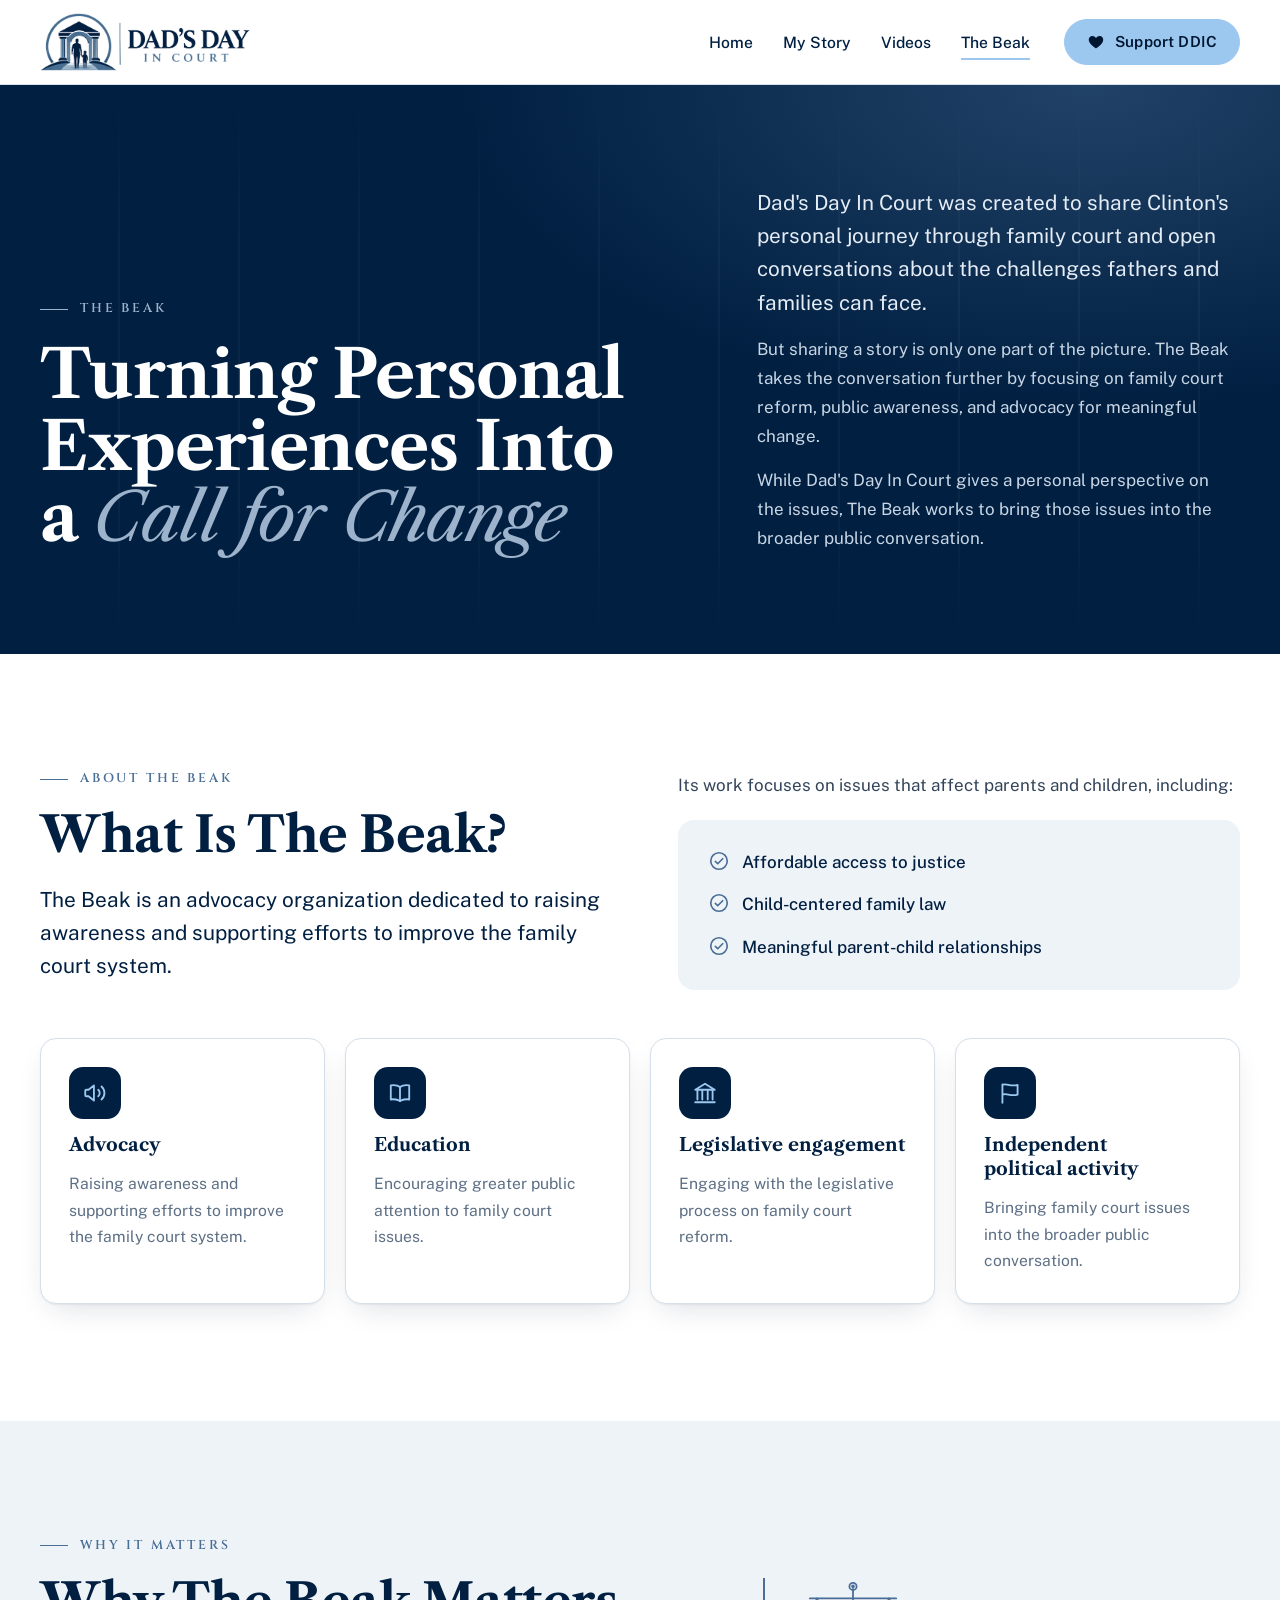
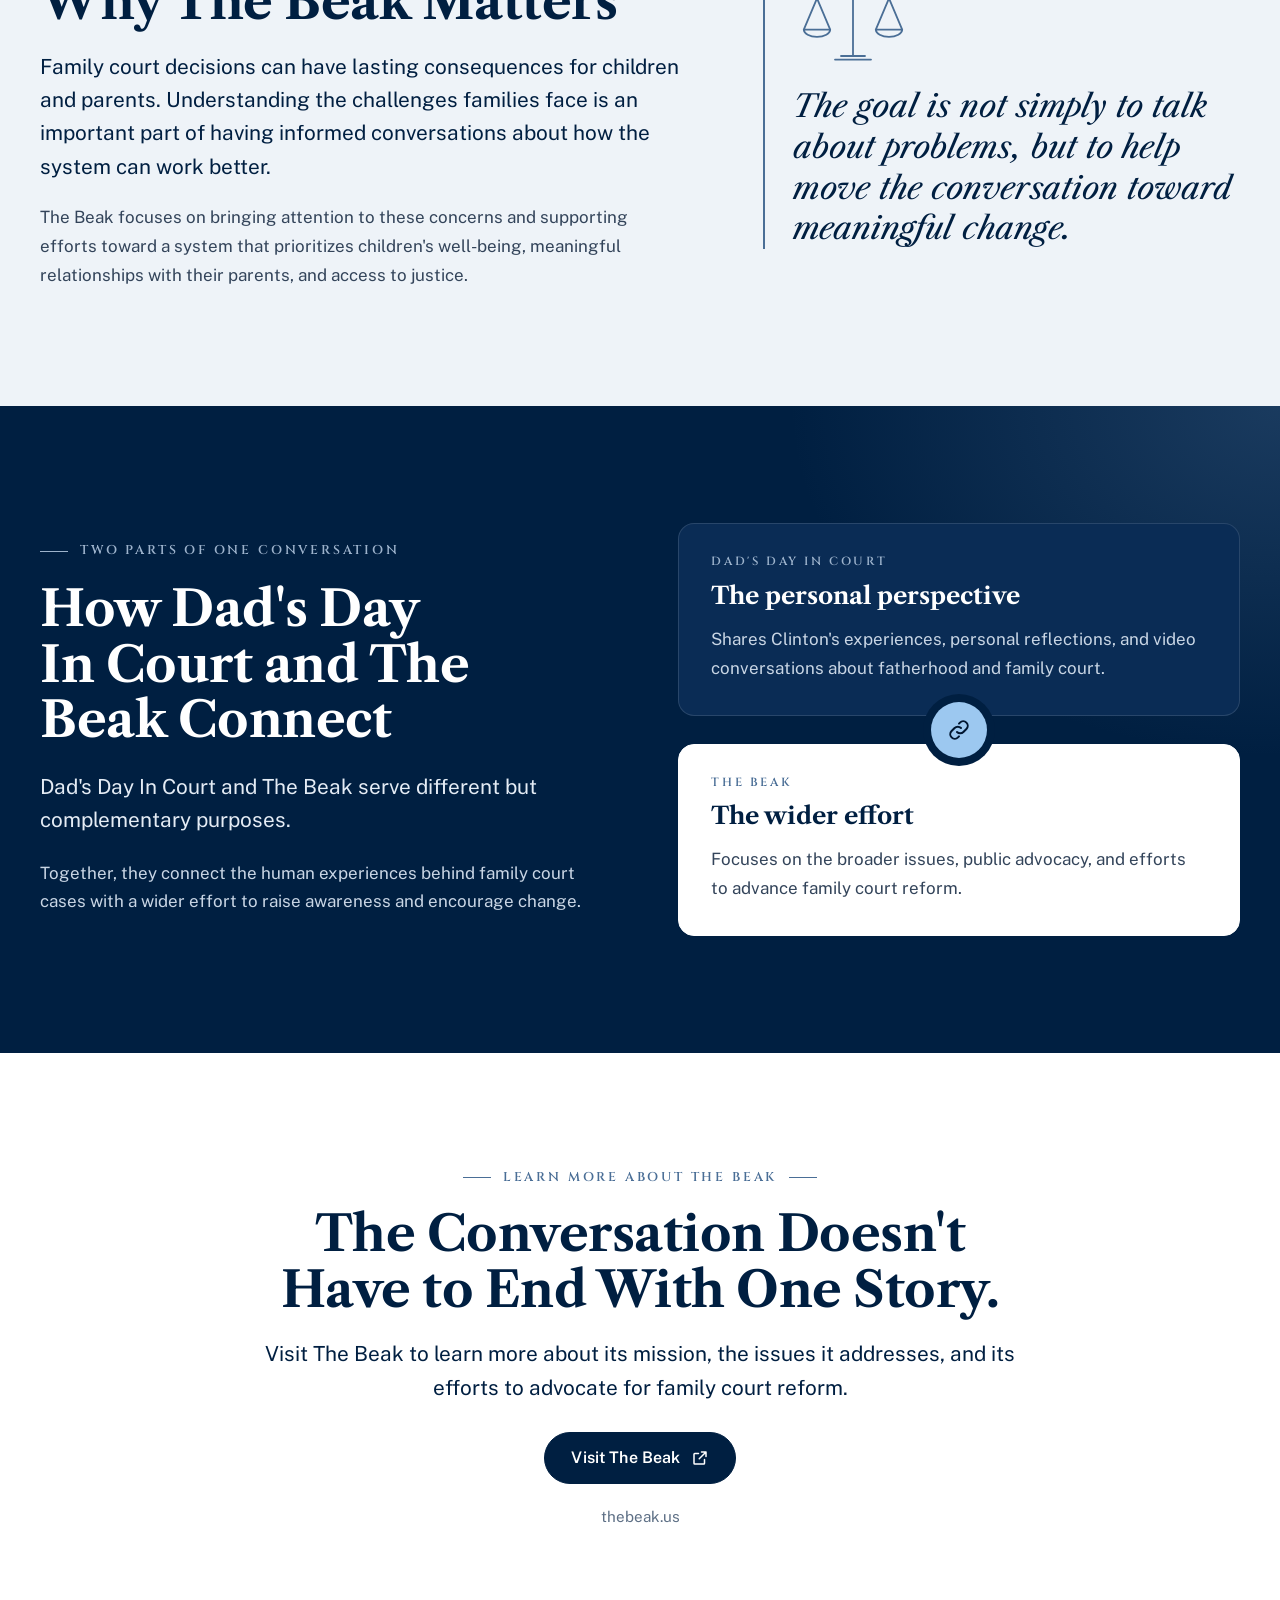
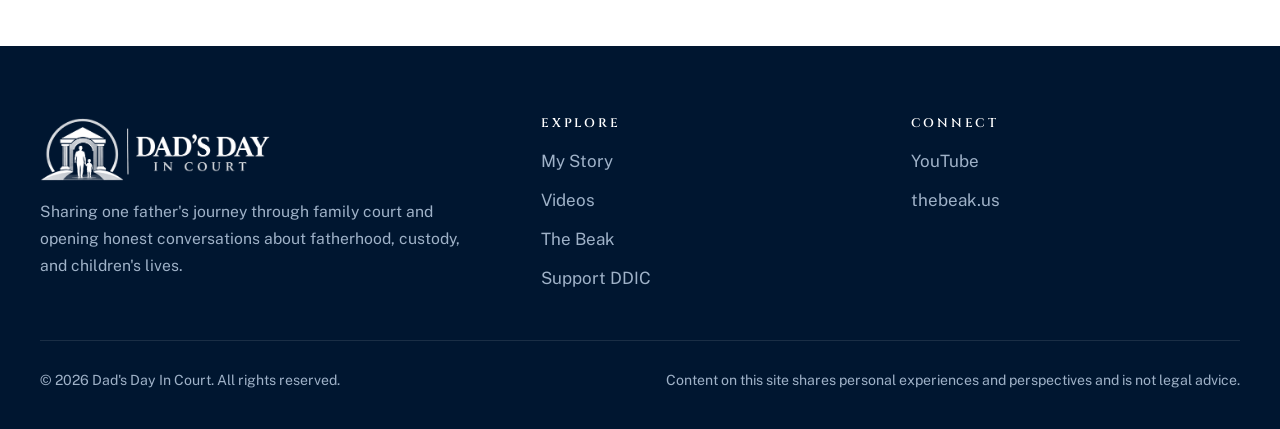
<file: ddic-homepage/the-beak.html>
<!doctype html>
<html lang="en">
<head>
<meta charset="utf-8">
<meta name="viewport" content="width=device-width, initial-scale=1, viewport-fit=cover">
<title>The Beak | Dad's Day In Court</title>
<meta name="claude:viewport-fit-sides" content="cover">
<meta name="description" content="The Beak is an advocacy organization working to raise awareness and support family court reform.">
<link rel="preconnect" href="https://fonts.googleapis.com">
<link rel="preconnect" href="https://fonts.gstatic.com" crossorigin>
<link rel="stylesheet" href="https://fonts.googleapis.com/css2?family=Cinzel:wght@500;600&family=Libre+Caslon+Text:ital,wght@0,400;0,700;1,400&family=Public+Sans:wght@400;500;600;700&display=swap">
<link rel="stylesheet" href="assets/site.css">
</head>
<body>
<a class="skip" href="#main">Skip to content</a>

<svg width="0" height="0" style="position:absolute" aria-hidden="true">
  <symbol id="i-play" viewBox="0 0 24 24"><path fill="currentColor" d="M7 4.6v14.8c0 .8.9 1.3 1.6.9l11.5-7.4a1 1 0 0 0 0-1.8L8.6 3.7C7.9 3.3 7 3.8 7 4.6Z"/></symbol>
  <symbol id="i-arrow" viewBox="0 0 24 24"><path fill="none" stroke="currentColor" stroke-width="2" stroke-linecap="round" stroke-linejoin="round" d="M5 12h14m-6-6 6 6-6 6"/></symbol>
  <symbol id="i-scale" viewBox="0 0 24 24"><g fill="none" stroke="currentColor" stroke-width="1.6" stroke-linecap="round" stroke-linejoin="round"><path d="M12 3v18M7 21h10M5 7h14M12 5.5a1.5 1.5 0 1 0 0-3 1.5 1.5 0 0 0 0 3Z"/><path d="m5 7-3 7a3 3 0 0 0 6 0L5 7Zm14 0-3 7a3 3 0 0 0 6 0l-3-7Z"/></g></symbol>
  <symbol id="i-check" viewBox="0 0 24 24"><g fill="none" stroke="currentColor" stroke-width="1.8" stroke-linecap="round" stroke-linejoin="round"><circle cx="12" cy="12" r="9"/><path d="m8 12.5 2.6 2.5L16 9.5"/></g></symbol>
  <symbol id="i-link" viewBox="0 0 24 24"><g fill="none" stroke="currentColor" stroke-width="2" stroke-linecap="round" stroke-linejoin="round"><path d="M10 14a4.5 4.5 0 0 0 6.4 0l3-3a4.5 4.5 0 0 0-6.4-6.4l-1 1"/><path d="M14 10a4.5 4.5 0 0 0-6.4 0l-3 3a4.5 4.5 0 0 0 6.4 6.4l1-1"/></g></symbol>
  <symbol id="i-heart" viewBox="0 0 24 24"><path fill="currentColor" d="M12 20.5s-7.5-4.6-9.3-9.6C1.5 7.4 3.7 4 7.2 4c2 0 3.6 1.1 4.8 2.8C13.2 5.1 14.8 4 16.8 4c3.5 0 5.7 3.4 4.5 6.9-1.8 5-9.3 9.6-9.3 9.6Z"/></symbol>
  <symbol id="i-megaphone" viewBox="0 0 24 24"><g fill="none" stroke="currentColor" stroke-width="1.7" stroke-linecap="round" stroke-linejoin="round"><path d="M3 10v4a1 1 0 0 0 1 1h2l5 4V5L6 9H4a1 1 0 0 0-1 1Z"/><path d="M15 9a4 4 0 0 1 0 6M18 6a8 8 0 0 1 0 12"/></g></symbol>
  <symbol id="i-book" viewBox="0 0 24 24"><g fill="none" stroke="currentColor" stroke-width="1.7" stroke-linecap="round" stroke-linejoin="round"><path d="M12 6.5C10 5 7 4.5 3.5 5v13c3.5-.5 6.5 0 8.5 1.5 2-1.5 5-2 8.5-1.5V5c-3.5-.5-6.5 0-8.5 1.5Z"/><path d="M12 6.5v13"/></g></symbol>
  <symbol id="i-columns" viewBox="0 0 24 24"><g fill="none" stroke="currentColor" stroke-width="1.7" stroke-linecap="round" stroke-linejoin="round"><path d="M3 9h18L12 3.5 3 9ZM5 9v9M9.5 9v9M14.5 9v9M19 9v9M3 20.5h18"/></g></symbol>
  <symbol id="i-flag" viewBox="0 0 24 24"><g fill="none" stroke="currentColor" stroke-width="1.7" stroke-linecap="round" stroke-linejoin="round"><path d="M5 21V4M5 4.5c4-2 7 2 14 0v9c-7 2-10-2-14 0"/></g></symbol>
  <symbol id="i-external" viewBox="0 0 24 24"><g fill="none" stroke="currentColor" stroke-width="2" stroke-linecap="round" stroke-linejoin="round"><path d="M14 4h6v6M20 4l-9 9M18 14v5a1 1 0 0 1-1 1H5a1 1 0 0 1-1-1V7a1 1 0 0 1 1-1h5"/></g></symbol>
  <symbol id="i-youtube" viewBox="0 0 24 24"><path fill="currentColor" d="M22 8.2a3 3 0 0 0-2.1-2.1C18 5.6 12 5.6 12 5.6s-6 0-7.9.5A3 3 0 0 0 2 8.2 31 31 0 0 0 1.6 12 31 31 0 0 0 2 15.8a3 3 0 0 0 2.1 2.1c1.9.5 7.9.5 7.9.5s6 0 7.9-.5a3 3 0 0 0 2.1-2.1 31 31 0 0 0 .4-3.8 31 31 0 0 0-.4-3.8ZM10 15V9l5.2 3L10 15Z"/></symbol>
  <symbol id="i-custody" viewBox="0 0 24 24"><g fill="none" stroke="currentColor" stroke-width="1.7" stroke-linecap="round" stroke-linejoin="round"><circle cx="8" cy="5" r="2.2"/><path d="M8 8.5c-2 0-3 1.3-3 3V15h1.5l.5 6h2l.5-6H11v-3.5c0-1.7-1-3-3-3Z"/><circle cx="16.5" cy="10" r="1.8"/><path d="M16.5 13c-1.5 0-2.3 1-2.3 2.3V17h1l.4 4h1.8l.4-4h1v-1.7c0-1.3-.8-2.3-2.3-2.3ZM11 12.5l3.3 1.2"/></g></symbol>
  <symbol id="i-support" viewBox="0 0 24 24"><g fill="none" stroke="currentColor" stroke-width="1.7" stroke-linecap="round" stroke-linejoin="round"><path d="M2 15h3l4.5 1.5h3a1.5 1.5 0 0 0 0-3H10"/><path d="M5 20h1.5l5.5 1.5 9-4a1.6 1.6 0 0 0-1.4-2.8L15 16.5"/><path d="M2 13.5V21"/><circle cx="15.5" cy="7" r="4"/><path d="M15.5 5.2v3.6M14.3 6.2h2"/></g></symbol>
  <symbol id="i-receipt" viewBox="0 0 24 24"><g fill="none" stroke="currentColor" stroke-width="1.7" stroke-linecap="round" stroke-linejoin="round"><path d="M5 3h14v18l-2.3-1.5L14.3 21 12 19.5 9.7 21l-2.4-1.5L5 21V3Z"/><path d="M9 8h6M9 12h6M9 16h3"/></g></symbol>
  <symbol id="i-family" viewBox="0 0 24 24"><g fill="none" stroke="currentColor" stroke-width="1.7" stroke-linecap="round" stroke-linejoin="round"><circle cx="7" cy="6" r="2.5"/><circle cx="17" cy="6" r="2.5"/><path d="M3 20v-5a4 4 0 0 1 8 0M13 15a4 4 0 0 1 8 0v5"/><path d="M12 19.5s-2.5-1.5-2.5-3.2c0-.9.7-1.6 1.5-1.6.5 0 .8.2 1 .6.2-.4.5-.6 1-.6.8 0 1.5.7 1.5 1.6 0 1.7-2.5 3.2-2.5 3.2Z"/></g></symbol>
  <symbol id="i-sunrise" viewBox="0 0 24 24"><g fill="none" stroke="currentColor" stroke-width="1.7" stroke-linecap="round" stroke-linejoin="round"><path d="M4 18h16M7 18a5 5 0 0 1 10 0M12 4v3M4.9 9.9l1.4 1.4M19.1 9.9l-1.4 1.4M2 14h2M20 14h2M8 21h8"/></g></symbol>
</svg>

<header class="site-header">
  <div class="wrap">
    <a class="brand" href="index.html" aria-label="Dad's Day In Court home">
      <img src="assets/ddic-logo.png" width="560" height="154" alt="Dad's Day In Court">
    </a>
    <button class="menu-toggle" id="menu-toggle" type="button" aria-expanded="false" aria-controls="site-nav" aria-label="Open menu">
      <svg viewBox="0 0 24 24" aria-hidden="true"><path fill="none" stroke="currentColor" stroke-width="2" stroke-linecap="round" d="M4 7h16M4 12h16M4 17h16"/></svg>
    </button>
    <nav class="nav" id="site-nav" aria-label="Main">
      <ul>
        <li><a href="index.html">Home</a></li>
        <li><a href="my-story.html">My Story</a></li>
        <li><a href="videos.html">Videos</a></li>
        <li><a href="the-beak.html" aria-current="page">The Beak</a></li>
      </ul>
      <a class="btn btn--sky" href="index.html#support">
        <svg aria-hidden="true"><use href="#i-heart"/></svg>Support DDIC
      </a>
    </nav>
  </div>
</header>

<main id="main">

  <section class="page-hero" aria-labelledby="page-title">
    <div class="wrap">
      <div class="page-hero-title">
        <span class="eyebrow">The Beak</span>
        <h1 id="page-title">Turning Personal Experiences Into a <em>Call for Change</em></h1>
      </div>
      <div class="page-hero-copy">
        <p class="lede">Dad's Day In Court was created to share Clinton's personal journey through family court and open conversations about the challenges fathers and families can face.</p>
        <p>But sharing a story is only one part of the picture. The Beak takes the conversation further by focusing on family court reform, public awareness, and advocacy for meaningful change.</p>
        <p>While Dad's Day In Court gives a personal perspective on the issues, The Beak works to bring those issues into the broader public conversation.</p>
      </div>
    </div>
  </section>

  <section class="band band--paper" aria-labelledby="what-title">
    <div class="wrap">
      <div class="split">
        <div class="prose">
          <span class="eyebrow">About The Beak</span>
          <h2 class="h2" id="what-title">What Is The Beak?</h2>
          <p class="lede">The Beak is an advocacy organization dedicated to raising awareness and supporting efforts to improve the family court system.</p>
        </div>
        <div class="prose">
          <p>Its work focuses on issues that affect parents and children, including:</p>
          <ul class="focus focus--card">
            <li><svg aria-hidden="true"><use href="#i-check"/></svg>Affordable access to justice</li>
            <li><svg aria-hidden="true"><use href="#i-check"/></svg>Child-centered family law</li>
            <li><svg aria-hidden="true"><use href="#i-check"/></svg>Meaningful parent-child relationships</li>
          </ul>
        </div>
      </div>
      <div class="tiles">
        <div class="tile">
          <span class="tile-icon" aria-hidden="true"><svg><use href="#i-megaphone"/></svg></span>
          <h3>Advocacy</h3>
          <p>Raising awareness and supporting efforts to improve the family court system.</p>
        </div>
        <div class="tile">
          <span class="tile-icon" aria-hidden="true"><svg><use href="#i-book"/></svg></span>
          <h3>Education</h3>
          <p>Encouraging greater public attention to family court issues.</p>
        </div>
        <div class="tile">
          <span class="tile-icon" aria-hidden="true"><svg><use href="#i-columns"/></svg></span>
          <h3>Legislative engagement</h3>
          <p>Engaging with the legislative process on family court reform.</p>
        </div>
        <div class="tile">
          <span class="tile-icon" aria-hidden="true"><svg><use href="#i-flag"/></svg></span>
          <h3>Independent political activity</h3>
          <p>Bringing family court issues into the broader public conversation.</p>
        </div>
      </div>
    </div>
  </section>

  <section class="band band--mist" aria-labelledby="matters-title">
    <div class="wrap split split--wide-left">
      <div class="prose">
        <span class="eyebrow">Why It Matters</span>
        <h2 class="h2" id="matters-title">Why The Beak Matters</h2>
        <p class="lede">Family court decisions can have lasting consequences for children and parents. Understanding the challenges families face is an important part of having informed conversations about how the system can work better.</p>
        <p>The Beak focuses on bringing attention to these concerns and supporting efforts toward a system that prioritizes children's well-being, meaningful relationships with their parents, and access to justice.</p>
      </div>
      <figure class="pull pull--art" style="align-self:center">
        <svg class="scales-art" viewBox="0 0 200 150" aria-hidden="true">
          <g fill="none" stroke="currentColor" stroke-width="3" stroke-linecap="round" stroke-linejoin="round">
            <path d="M100 18v112M70 136h60M80 130h40"/>
            <circle cx="100" cy="14" r="6"/>
            <path d="M28 34h144"/>
            <path d="M40 34 18 86h44L40 34Z"/><path d="M18 86a22 12 0 0 0 44 0"/>
            <path d="M160 34l-22 52h44l-22-52Z"/><path d="M138 86a22 12 0 0 0 44 0"/>
          </g>
          <circle cx="100" cy="14" r="3" fill="currentColor"/>
        </svg>
        <p>The goal is not simply to talk about problems, but to help move the conversation toward meaningful change.</p>
      </figure>
    </div>
  </section>

  <section class="band band--ink beak" aria-labelledby="connect-title">
    <div class="wrap">
      <div class="beak-copy">
        <span class="eyebrow">Two Parts of One Conversation</span>
        <h2 class="h2" id="connect-title">How Dad's Day In Court and The Beak Connect</h2>
        <p class="lede">Dad's Day In Court and The Beak serve different but complementary purposes.</p>
        <p>Together, they connect the human experiences behind family court cases with a wider effort to raise awareness and encourage change.</p>
      </div>
      <div class="bridge">
        <div class="pillar">
          <span class="pillar-tag">Dad's Day In Court</span>
          <h3>The personal perspective</h3>
          <p>Shares Clinton's experiences, personal reflections, and video conversations about fatherhood and family court.</p>
        </div>
        <span class="link-node" aria-hidden="true"><svg><use href="#i-link"/></svg></span>
        <div class="pillar pillar--beak">
          <span class="pillar-tag">The Beak</span>
          <h3>The wider effort</h3>
          <p>Focuses on the broader issues, public advocacy, and efforts to advance family court reform.</p>
        </div>
      </div>
    </div>
  </section>

  <section class="band band--paper" aria-labelledby="learn-title">
    <div class="wrap">
      <div class="cta-panel">
        <span class="eyebrow">Learn More About The Beak</span>
        <h2 class="h2" id="learn-title">The Conversation Doesn't Have to End With One Story.</h2>
        <p class="lede">Visit The Beak to learn more about its mission, the issues it addresses, and its efforts to advocate for family court reform.</p>
        <div class="btn-row">
          <a class="btn btn--primary" href="https://thebeak.us/" target="_blank" rel="noopener">Visit The Beak <svg aria-hidden="true"><use href="#i-external"/></svg></a>
        </div>
        <p style="font-size:.95rem;color:var(--muted)">thebeak.us</p>
      </div>
    </div>
  </section>

</main>

<footer class="site-footer">
  <div class="wrap">
    <div class="footer-top">
      <div class="footer-brand">
        <img src="assets/ddic-logo-white.png" width="560" height="154" alt="Dad's Day In Court">
        <p>Sharing one father's journey through family court and opening honest conversations about fatherhood, custody, and children's lives.</p>
      </div>
      <div>
        <h4>Explore</h4>
        <ul>
          <li><a href="my-story.html">My Story</a></li>
          <li><a href="videos.html">Videos</a></li>
          <li><a href="the-beak.html">The Beak</a></li>
          <li><a href="index.html#support">Support DDIC</a></li>
        </ul>
      </div>
      <div>
        <h4>Connect</h4>
        <ul>
          <li><a href="https://www.youtube.com/@DadsDayinCourt" target="_blank" rel="noopener">YouTube</a></li>
          <li><a href="https://thebeak.us/" target="_blank" rel="noopener">thebeak.us</a></li>
        </ul>
      </div>
    </div>
    <div class="footer-bottom">
      <p>&copy; <span id="year">2026</span> Dad's Day In Court. All rights reserved.</p>
      <p>Content on this site shares personal experiences and perspectives and is not legal advice.</p>
    </div>
  </div>
</footer>

<script>
  (function () {
    var toggle = document.getElementById('menu-toggle');
    var nav = document.getElementById('site-nav');
    function setOpen(open) {
      nav.classList.toggle('is-open', open);
      toggle.setAttribute('aria-expanded', String(open));
      toggle.setAttribute('aria-label', open ? 'Close menu' : 'Open menu');
    }
    toggle.addEventListener('click', function () { setOpen(!nav.classList.contains('is-open')); });
    nav.addEventListener('click', function (e) { if (e.target.closest('a')) setOpen(false); });
    document.addEventListener('keydown', function (e) { if (e.key === 'Escape') setOpen(false); });
    document.getElementById('year').textContent = new Date().getFullYear();
  })();
</script>
</body>
</html>
</file>
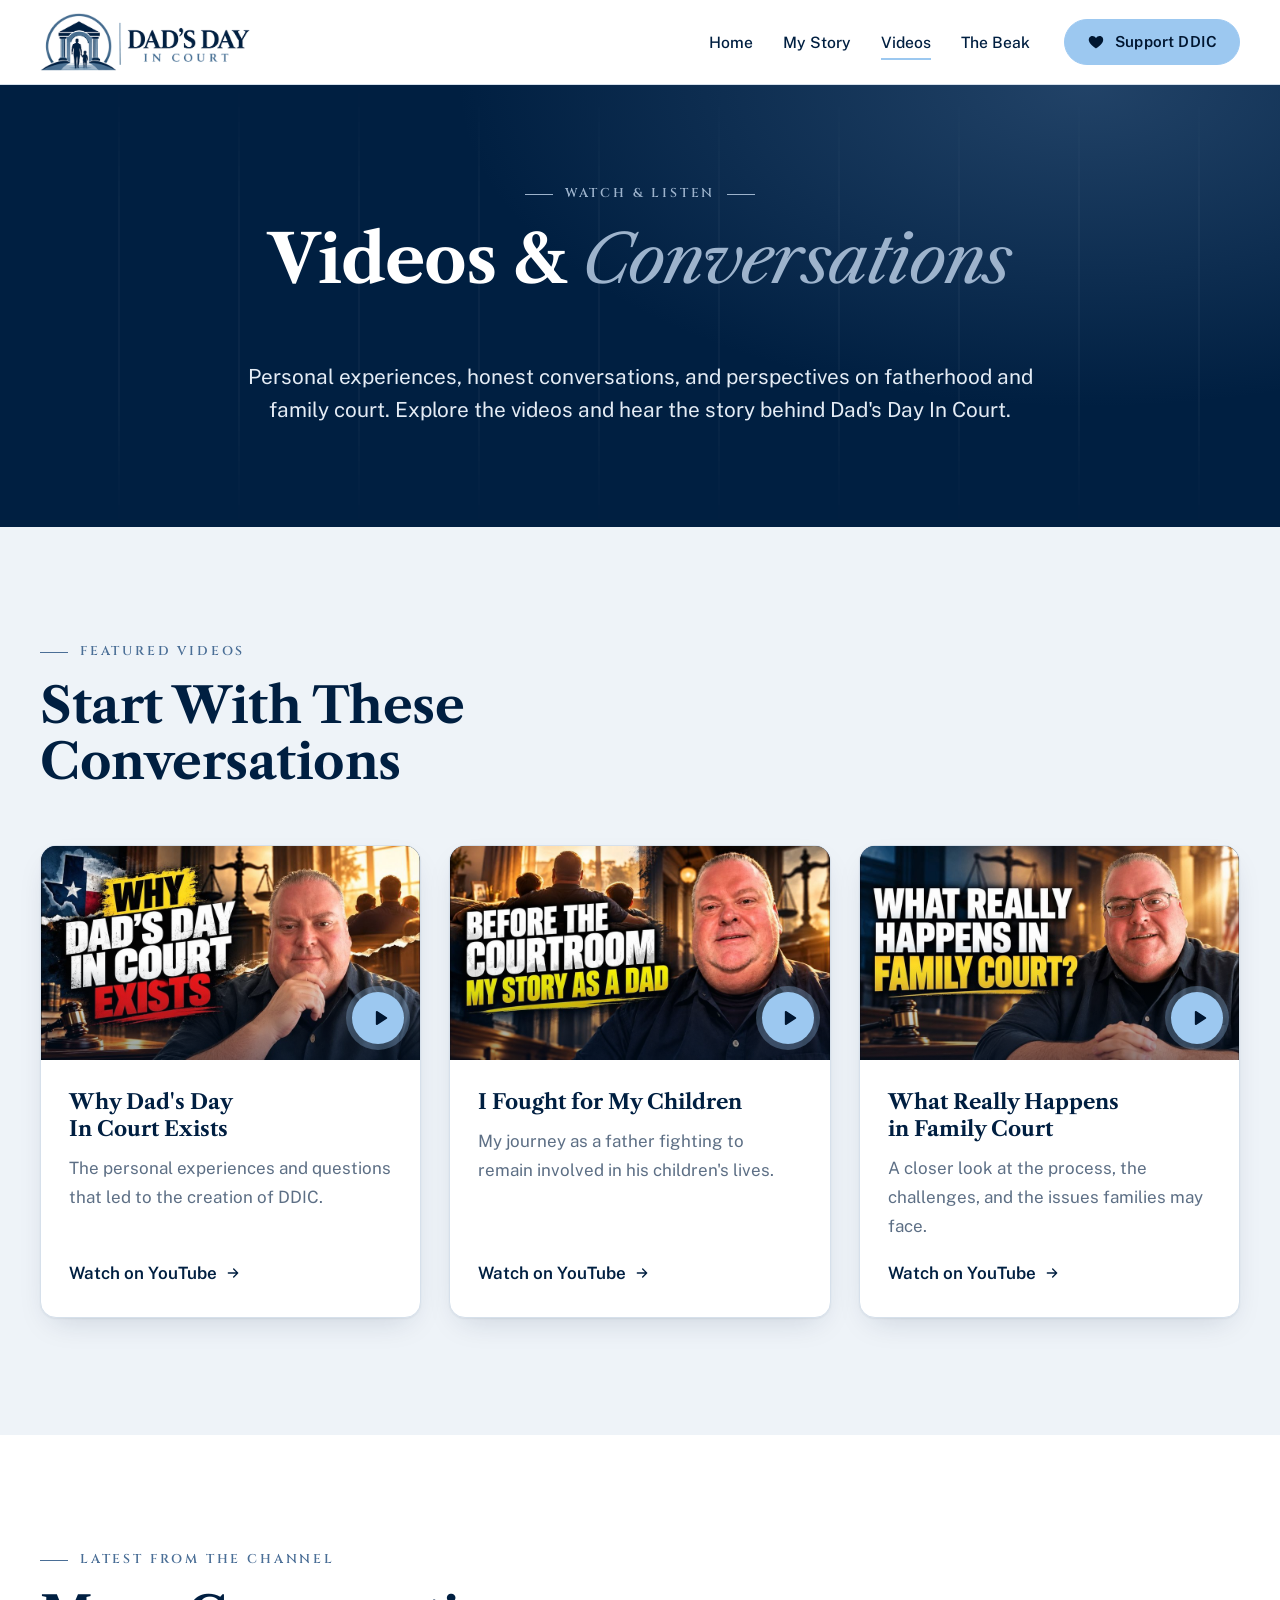
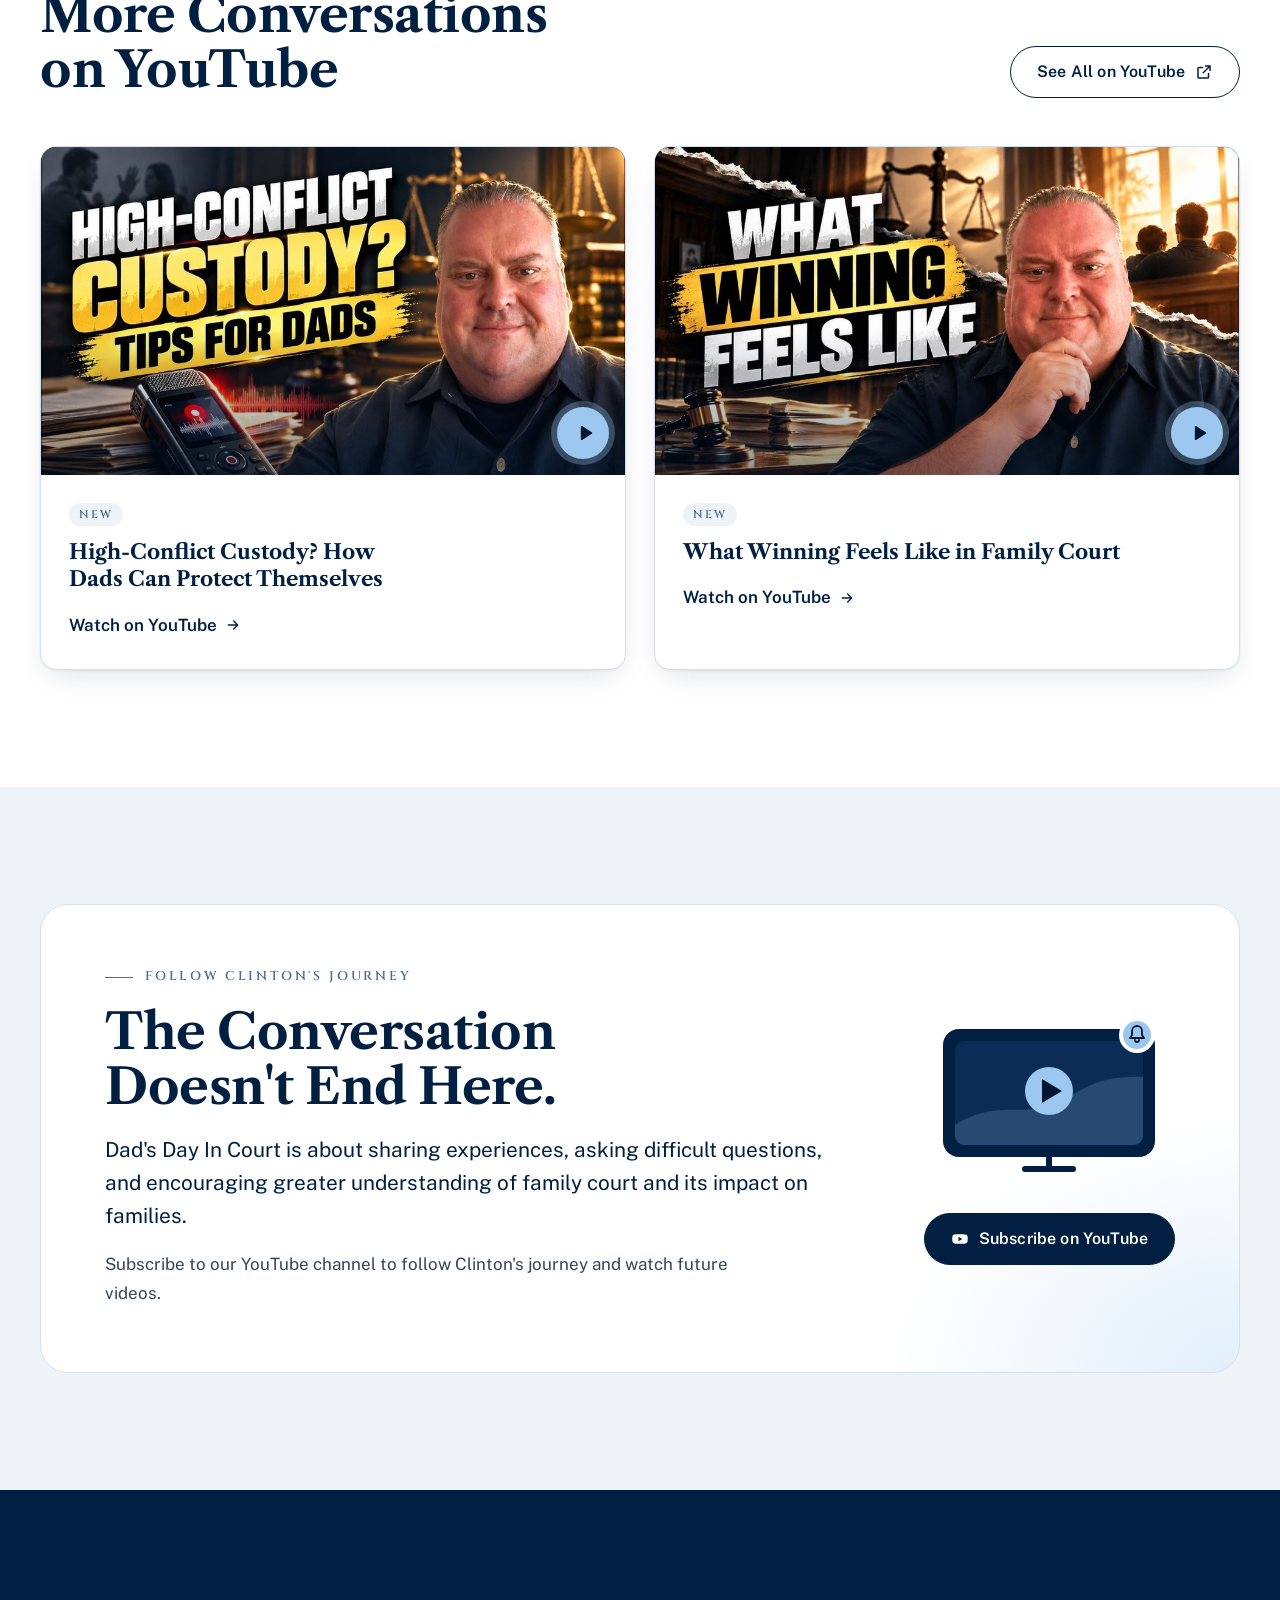
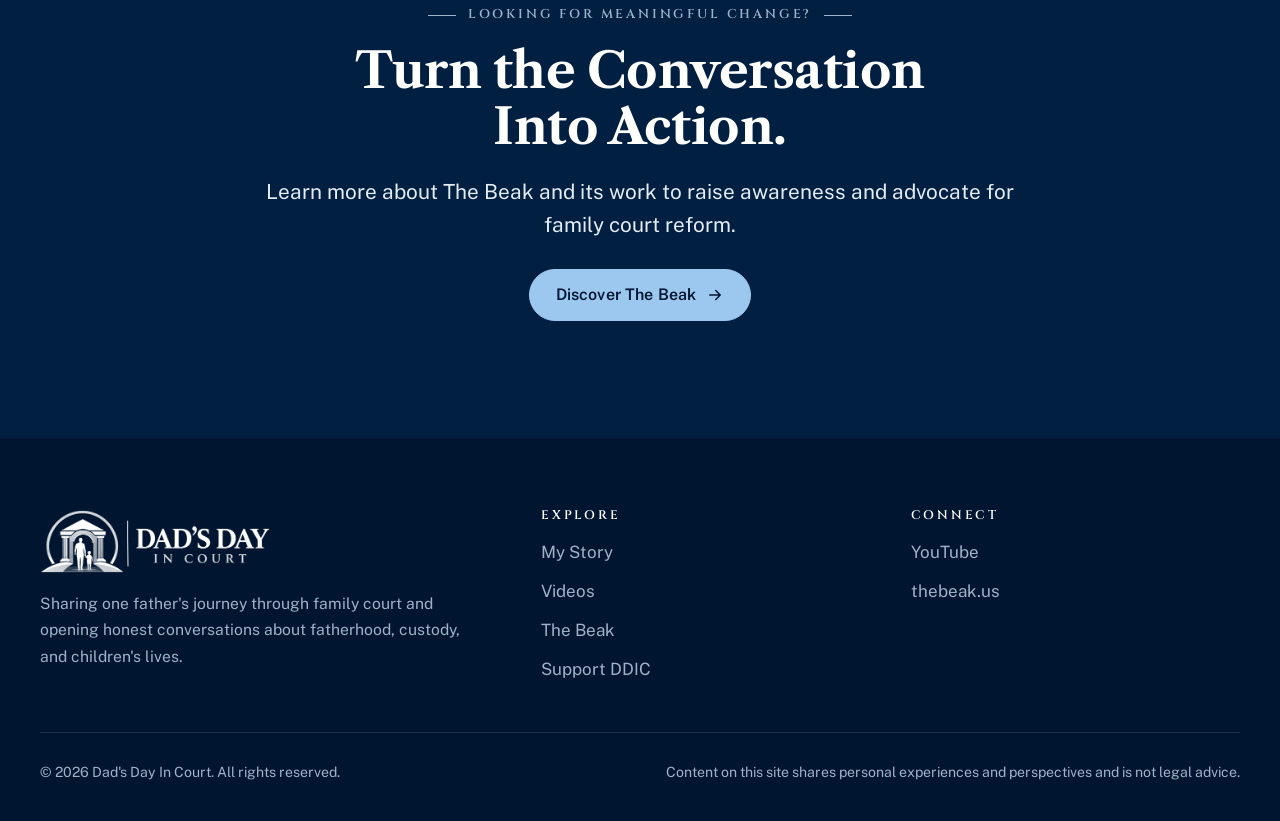
<file: ddic-homepage/videos.html>
<!doctype html>
<html lang="en">
<head>
<meta charset="utf-8">
<meta name="viewport" content="width=device-width, initial-scale=1, viewport-fit=cover">
<title>Videos | Dad's Day In Court</title>
<meta name="claude:viewport-fit-sides" content="cover">
<meta name="description" content="Personal experiences, honest conversations, and perspectives on fatherhood and family court from Dad's Day In Court.">
<link rel="preconnect" href="https://fonts.googleapis.com">
<link rel="preconnect" href="https://fonts.gstatic.com" crossorigin>
<link rel="stylesheet" href="https://fonts.googleapis.com/css2?family=Cinzel:wght@500;600&family=Libre+Caslon+Text:ital,wght@0,400;0,700;1,400&family=Public+Sans:wght@400;500;600;700&display=swap">
<link rel="stylesheet" href="assets/site.css">
</head>
<body>
<a class="skip" href="#main">Skip to content</a>

<svg width="0" height="0" style="position:absolute" aria-hidden="true">
  <symbol id="i-play" viewBox="0 0 24 24"><path fill="currentColor" d="M7 4.6v14.8c0 .8.9 1.3 1.6.9l11.5-7.4a1 1 0 0 0 0-1.8L8.6 3.7C7.9 3.3 7 3.8 7 4.6Z"/></symbol>
  <symbol id="i-arrow" viewBox="0 0 24 24"><path fill="none" stroke="currentColor" stroke-width="2" stroke-linecap="round" stroke-linejoin="round" d="M5 12h14m-6-6 6 6-6 6"/></symbol>
  <symbol id="i-scale" viewBox="0 0 24 24"><g fill="none" stroke="currentColor" stroke-width="1.6" stroke-linecap="round" stroke-linejoin="round"><path d="M12 3v18M7 21h10M5 7h14M12 5.5a1.5 1.5 0 1 0 0-3 1.5 1.5 0 0 0 0 3Z"/><path d="m5 7-3 7a3 3 0 0 0 6 0L5 7Zm14 0-3 7a3 3 0 0 0 6 0l-3-7Z"/></g></symbol>
  <symbol id="i-check" viewBox="0 0 24 24"><g fill="none" stroke="currentColor" stroke-width="1.8" stroke-linecap="round" stroke-linejoin="round"><circle cx="12" cy="12" r="9"/><path d="m8 12.5 2.6 2.5L16 9.5"/></g></symbol>
  <symbol id="i-link" viewBox="0 0 24 24"><g fill="none" stroke="currentColor" stroke-width="2" stroke-linecap="round" stroke-linejoin="round"><path d="M10 14a4.5 4.5 0 0 0 6.4 0l3-3a4.5 4.5 0 0 0-6.4-6.4l-1 1"/><path d="M14 10a4.5 4.5 0 0 0-6.4 0l-3 3a4.5 4.5 0 0 0 6.4 6.4l1-1"/></g></symbol>
  <symbol id="i-heart" viewBox="0 0 24 24"><path fill="currentColor" d="M12 20.5s-7.5-4.6-9.3-9.6C1.5 7.4 3.7 4 7.2 4c2 0 3.6 1.1 4.8 2.8C13.2 5.1 14.8 4 16.8 4c3.5 0 5.7 3.4 4.5 6.9-1.8 5-9.3 9.6-9.3 9.6Z"/></symbol>
  <symbol id="i-megaphone" viewBox="0 0 24 24"><g fill="none" stroke="currentColor" stroke-width="1.7" stroke-linecap="round" stroke-linejoin="round"><path d="M3 10v4a1 1 0 0 0 1 1h2l5 4V5L6 9H4a1 1 0 0 0-1 1Z"/><path d="M15 9a4 4 0 0 1 0 6M18 6a8 8 0 0 1 0 12"/></g></symbol>
  <symbol id="i-book" viewBox="0 0 24 24"><g fill="none" stroke="currentColor" stroke-width="1.7" stroke-linecap="round" stroke-linejoin="round"><path d="M12 6.5C10 5 7 4.5 3.5 5v13c3.5-.5 6.5 0 8.5 1.5 2-1.5 5-2 8.5-1.5V5c-3.5-.5-6.5 0-8.5 1.5Z"/><path d="M12 6.5v13"/></g></symbol>
  <symbol id="i-columns" viewBox="0 0 24 24"><g fill="none" stroke="currentColor" stroke-width="1.7" stroke-linecap="round" stroke-linejoin="round"><path d="M3 9h18L12 3.5 3 9ZM5 9v9M9.5 9v9M14.5 9v9M19 9v9M3 20.5h18"/></g></symbol>
  <symbol id="i-flag" viewBox="0 0 24 24"><g fill="none" stroke="currentColor" stroke-width="1.7" stroke-linecap="round" stroke-linejoin="round"><path d="M5 21V4M5 4.5c4-2 7 2 14 0v9c-7 2-10-2-14 0"/></g></symbol>
  <symbol id="i-external" viewBox="0 0 24 24"><g fill="none" stroke="currentColor" stroke-width="2" stroke-linecap="round" stroke-linejoin="round"><path d="M14 4h6v6M20 4l-9 9M18 14v5a1 1 0 0 1-1 1H5a1 1 0 0 1-1-1V7a1 1 0 0 1 1-1h5"/></g></symbol>
  <symbol id="i-youtube" viewBox="0 0 24 24"><path fill="currentColor" d="M22 8.2a3 3 0 0 0-2.1-2.1C18 5.6 12 5.6 12 5.6s-6 0-7.9.5A3 3 0 0 0 2 8.2 31 31 0 0 0 1.6 12 31 31 0 0 0 2 15.8a3 3 0 0 0 2.1 2.1c1.9.5 7.9.5 7.9.5s6 0 7.9-.5a3 3 0 0 0 2.1-2.1 31 31 0 0 0 .4-3.8 31 31 0 0 0-.4-3.8ZM10 15V9l5.2 3L10 15Z"/></symbol>
  <symbol id="i-custody" viewBox="0 0 24 24"><g fill="none" stroke="currentColor" stroke-width="1.7" stroke-linecap="round" stroke-linejoin="round"><circle cx="8" cy="5" r="2.2"/><path d="M8 8.5c-2 0-3 1.3-3 3V15h1.5l.5 6h2l.5-6H11v-3.5c0-1.7-1-3-3-3Z"/><circle cx="16.5" cy="10" r="1.8"/><path d="M16.5 13c-1.5 0-2.3 1-2.3 2.3V17h1l.4 4h1.8l.4-4h1v-1.7c0-1.3-.8-2.3-2.3-2.3ZM11 12.5l3.3 1.2"/></g></symbol>
  <symbol id="i-support" viewBox="0 0 24 24"><g fill="none" stroke="currentColor" stroke-width="1.7" stroke-linecap="round" stroke-linejoin="round"><path d="M2 15h3l4.5 1.5h3a1.5 1.5 0 0 0 0-3H10"/><path d="M5 20h1.5l5.5 1.5 9-4a1.6 1.6 0 0 0-1.4-2.8L15 16.5"/><path d="M2 13.5V21"/><circle cx="15.5" cy="7" r="4"/><path d="M15.5 5.2v3.6M14.3 6.2h2"/></g></symbol>
  <symbol id="i-receipt" viewBox="0 0 24 24"><g fill="none" stroke="currentColor" stroke-width="1.7" stroke-linecap="round" stroke-linejoin="round"><path d="M5 3h14v18l-2.3-1.5L14.3 21 12 19.5 9.7 21l-2.4-1.5L5 21V3Z"/><path d="M9 8h6M9 12h6M9 16h3"/></g></symbol>
  <symbol id="i-family" viewBox="0 0 24 24"><g fill="none" stroke="currentColor" stroke-width="1.7" stroke-linecap="round" stroke-linejoin="round"><circle cx="7" cy="6" r="2.5"/><circle cx="17" cy="6" r="2.5"/><path d="M3 20v-5a4 4 0 0 1 8 0M13 15a4 4 0 0 1 8 0v5"/><path d="M12 19.5s-2.5-1.5-2.5-3.2c0-.9.7-1.6 1.5-1.6.5 0 .8.2 1 .6.2-.4.5-.6 1-.6.8 0 1.5.7 1.5 1.6 0 1.7-2.5 3.2-2.5 3.2Z"/></g></symbol>
  <symbol id="i-sunrise" viewBox="0 0 24 24"><g fill="none" stroke="currentColor" stroke-width="1.7" stroke-linecap="round" stroke-linejoin="round"><path d="M4 18h16M7 18a5 5 0 0 1 10 0M12 4v3M4.9 9.9l1.4 1.4M19.1 9.9l-1.4 1.4M2 14h2M20 14h2M8 21h8"/></g></symbol>
</svg>

<header class="site-header">
  <div class="wrap">
    <a class="brand" href="index.html" aria-label="Dad's Day In Court home">
      <img src="assets/ddic-logo.png" width="560" height="154" alt="Dad's Day In Court">
    </a>
    <button class="menu-toggle" id="menu-toggle" type="button" aria-expanded="false" aria-controls="site-nav" aria-label="Open menu">
      <svg viewBox="0 0 24 24" aria-hidden="true"><path fill="none" stroke="currentColor" stroke-width="2" stroke-linecap="round" d="M4 7h16M4 12h16M4 17h16"/></svg>
    </button>
    <nav class="nav" id="site-nav" aria-label="Main">
      <ul>
        <li><a href="index.html">Home</a></li>
        <li><a href="my-story.html">My Story</a></li>
        <li><a href="videos.html" aria-current="page">Videos</a></li>
        <li><a href="the-beak.html">The Beak</a></li>
      </ul>
      <a class="btn btn--sky" href="index.html#support">
        <svg aria-hidden="true"><use href="#i-heart"/></svg>Support DDIC
      </a>
    </nav>
  </div>
</header>

<main id="main">

  <section class="page-hero page-hero--center" aria-labelledby="page-title">
    <div class="wrap">
      <div class="page-hero-title">
        <span class="eyebrow">Watch &amp; Listen</span>
        <h1 id="page-title">Videos &amp; <em>Conversations</em></h1>
      </div>
      <div class="page-hero-copy">
        <p class="lede">Personal experiences, honest conversations, and perspectives on fatherhood and family court. Explore the videos and hear the story behind Dad's Day In Court.</p>
      </div>
    </div>
  </section>

  <section class="band band--mist" aria-labelledby="videos-title">
    <div class="wrap">
      <div class="section-head">
        <span class="eyebrow">Featured Videos</span>
        <h2 class="h2" id="videos-title">Start With These Conversations</h2>
      </div>
      <div class="video-grid">
        <a class="video-card" href="https://www.youtube.com/watch?v=HwDWhWGOucU" target="_blank" rel="noopener">
          <div class="thumb">
            <img src="assets/videos/why-ddic-exists.jpg" width="960" height="540" alt="" loading="lazy">
            <span class="play" aria-hidden="true"><svg><use href="#i-play"/></svg></span>
          </div>
          <div class="body">
            <h3>Why Dad's Day In Court Exists</h3>
            <p>The personal experiences and questions that led to the creation of DDIC.</p>
            <span class="cta">Watch on YouTube <svg aria-hidden="true"><use href="#i-arrow"/></svg></span>
          </div>
        </a>
        <a class="video-card" href="https://www.youtube.com/watch?v=svr3FkzrBfE" target="_blank" rel="noopener">
          <div class="thumb">
            <img src="assets/videos/father-first.jpg" width="960" height="540" alt="" loading="lazy">
            <span class="play" aria-hidden="true"><svg><use href="#i-play"/></svg></span>
          </div>
          <div class="body">
            <h3>I Fought for My Children</h3>
            <p>My journey as a father fighting to remain involved in his children's lives.</p>
            <span class="cta">Watch on YouTube <svg aria-hidden="true"><use href="#i-arrow"/></svg></span>
          </div>
        </a>
        <a class="video-card" href="https://www.youtube.com/watch?v=pvE6yOC5rsY" target="_blank" rel="noopener">
          <div class="thumb">
            <img src="assets/videos/what-really-happens.jpg" width="960" height="540" alt="" loading="lazy">
            <span class="play" aria-hidden="true"><svg><use href="#i-play"/></svg></span>
          </div>
          <div class="body">
            <h3>What Really Happens in Family Court</h3>
            <p>A closer look at the process, the challenges, and the issues families may face.</p>
            <span class="cta">Watch on YouTube <svg aria-hidden="true"><use href="#i-arrow"/></svg></span>
          </div>
        </a>
      </div>
    </div>
  </section>

  <section class="band band--paper" aria-labelledby="latest-title">
    <div class="wrap">
      <div class="videos-head">
        <div class="section-head">
          <span class="eyebrow">Latest From the Channel</span>
          <h2 class="h2" id="latest-title">More Conversations on YouTube</h2>
        </div>
        <a class="btn btn--outline" href="https://www.youtube.com/@DadsDayinCourt/videos" target="_blank" rel="noopener">See All on YouTube <svg aria-hidden="true"><use href="#i-external"/></svg></a>
      </div>
      <div class="video-grid video-grid--two">
        <a class="video-card" href="https://www.youtube.com/watch?v=2E9TuInEOFk" target="_blank" rel="noopener">
          <div class="thumb">
            <img src="assets/videos/high-conflict-custody.jpg" width="960" height="540" alt="" loading="lazy">
            <span class="play" aria-hidden="true"><svg><use href="#i-play"/></svg></span>
          </div>
          <div class="body">
            <span class="card-label">New</span>
            <h3>High-Conflict Custody? How Dads Can Protect Themselves</h3>
            <span class="cta">Watch on YouTube <svg aria-hidden="true"><use href="#i-arrow"/></svg></span>
          </div>
        </a>
        <a class="video-card" href="https://www.youtube.com/watch?v=R9cQStdmDt8" target="_blank" rel="noopener">
          <div class="thumb">
            <img src="assets/videos/what-winning-feels-like.jpg" width="960" height="540" alt="" loading="lazy">
            <span class="play" aria-hidden="true"><svg><use href="#i-play"/></svg></span>
          </div>
          <div class="body">
            <span class="card-label">New</span>
            <h3>What Winning Feels Like in Family Court</h3>
            <span class="cta">Watch on YouTube <svg aria-hidden="true"><use href="#i-arrow"/></svg></span>
          </div>
        </a>
      </div>
    </div>
  </section>

  <section class="band band--mist" id="subscribe" aria-labelledby="subscribe-title">
    <div class="wrap">
      <div class="subscribe">
        <div class="prose">
          <span class="eyebrow">Follow Clinton's Journey</span>
          <h2 class="h2" id="subscribe-title">The Conversation Doesn't End Here.</h2>
          <p class="lede">Dad's Day In Court is about sharing experiences, asking difficult questions, and encouraging greater understanding of family court and its impact on families.</p>
          <p>Subscribe to our YouTube channel to follow Clinton's journey and watch future videos.</p>
        </div>
        <div class="subscribe-side">
          <svg class="subscribe-art" viewBox="0 0 240 180" aria-hidden="true">
            <rect x="14" y="16" width="212" height="128" rx="16" fill="var(--ink)"/>
            <rect x="26" y="28" width="188" height="104" rx="9" fill="var(--ink-2)"/>
            <path d="M26 112c40-26 70-8 98-20s40-30 90-28v59a9 9 0 0 1-9 9H35a9 9 0 0 1-9-9Z" fill="var(--steel)" opacity=".45"/>
            <circle cx="120" cy="78" r="24" fill="var(--sky)"/>
            <path d="M113 66v24l20-12-20-12Z" fill="var(--ink-3)"/>
            <path d="M96 156h48M120 144v12" stroke="var(--ink)" stroke-width="6" stroke-linecap="round"/>
            <circle cx="208" cy="22" r="16" fill="var(--sky)" stroke="var(--paper)" stroke-width="4"/>
            <path d="M201 25h14l-2-3v-4a5 5 0 0 0-10 0v4l-2 3Zm5 2a2 2 0 0 0 4 0" fill="none" stroke="var(--ink-3)" stroke-width="1.8" stroke-linecap="round" stroke-linejoin="round"/>
          </svg>
          <a class="btn btn--primary" href="https://www.youtube.com/@DadsDayinCourt?sub_confirmation=1" target="_blank" rel="noopener"><svg aria-hidden="true"><use href="#i-youtube"/></svg>Subscribe on YouTube</a>
        </div>
      </div>
    </div>
  </section>

  <section class="band band--ink" aria-labelledby="change-title">
    <div class="wrap">
      <div class="cta-panel">
        <span class="eyebrow">Looking for Meaningful Change?</span>
        <h2 class="h2" id="change-title">Turn the Conversation Into Action.</h2>
        <p class="lede">Learn more about The Beak and its work to raise awareness and advocate for family court reform.</p>
        <div class="btn-row">
          <a class="btn btn--sky" href="the-beak.html">Discover The Beak <svg aria-hidden="true"><use href="#i-arrow"/></svg></a>
        </div>
      </div>
    </div>
  </section>

</main>

<footer class="site-footer">
  <div class="wrap">
    <div class="footer-top">
      <div class="footer-brand">
        <img src="assets/ddic-logo-white.png" width="560" height="154" alt="Dad's Day In Court">
        <p>Sharing one father's journey through family court and opening honest conversations about fatherhood, custody, and children's lives.</p>
      </div>
      <div>
        <h4>Explore</h4>
        <ul>
          <li><a href="my-story.html">My Story</a></li>
          <li><a href="videos.html">Videos</a></li>
          <li><a href="the-beak.html">The Beak</a></li>
          <li><a href="index.html#support">Support DDIC</a></li>
        </ul>
      </div>
      <div>
        <h4>Connect</h4>
        <ul>
          <li><a href="https://www.youtube.com/@DadsDayinCourt" target="_blank" rel="noopener">YouTube</a></li>
          <li><a href="https://thebeak.us/" target="_blank" rel="noopener">thebeak.us</a></li>
        </ul>
      </div>
    </div>
    <div class="footer-bottom">
      <p>&copy; <span id="year">2026</span> Dad's Day In Court. All rights reserved.</p>
      <p>Content on this site shares personal experiences and perspectives and is not legal advice.</p>
    </div>
  </div>
</footer>

<script>
  (function () {
    var toggle = document.getElementById('menu-toggle');
    var nav = document.getElementById('site-nav');
    function setOpen(open) {
      nav.classList.toggle('is-open', open);
      toggle.setAttribute('aria-expanded', String(open));
      toggle.setAttribute('aria-label', open ? 'Close menu' : 'Open menu');
    }
    toggle.addEventListener('click', function () { setOpen(!nav.classList.contains('is-open')); });
    nav.addEventListener('click', function (e) { if (e.target.closest('a')) setOpen(false); });
    document.addEventListener('keydown', function (e) { if (e.key === 'Escape') setOpen(false); });
    document.getElementById('year').textContent = new Date().getFullYear();
  })();
</script>
</body>
</html>
</file>
<file: ddic-homepage/assets/site.css>
/* Layout: a courthouse-steps rhythm. Navy bands (hero, The Beak, footer) alternate with paper and mist,
   1200px boxed content, a light sky-blue accent that sits softly on the navy. Single committed light brand look. */
:root {
  --ink: #001f41;        /* logo navy */
  --ink-2: #0a2c55;      /* raised navy */
  --ink-3: #001630;      /* deep navy (footer) */
  --steel: #4a6e96;      /* logo steel blue */
  --steel-soft: #9db3cc; /* steel on navy */
  --mist: #eef3f8;       /* light blue band */
  --paper: #ffffff;
  --text: #33445a;       /* body copy, navy-biased grey */
  --muted: #5d6f85;
  --line: #d6e0eb;
  --sky: #9cc8f0;        /* light blue accent: buttons, highlights */
  --sky-hi: #bfdcf6;

  --f-display: "Libre Caslon Text", "Iowan Old Style", "Palatino Linotype", Georgia, serif;
  --f-label: "Cinzel", "Trajan Pro", "Times New Roman", serif;
  --f-body: "Public Sans", "Segoe UI", system-ui, -apple-system, sans-serif;

  --s-h1: clamp(2.6rem, 1.6rem + 4.2vw, 4.9rem);
  --s-h2: clamp(2rem, 1.45rem + 2.2vw, 3.1rem);
  --s-h3: 1.3rem;
  --s-lede: clamp(1.1rem, 1rem + .4vw, 1.3rem);
  --s-body: 1.0625rem;

  --wrap: 1200px;
  --band: clamp(72px, 6vw + 40px, 120px);
  --radius: 16px;
  --shadow: 0 1px 2px rgba(0, 31, 65, .06), 0 12px 32px -12px rgba(0, 31, 65, .18);
  color-scheme: light;
}

*, *::before, *::after { box-sizing: border-box; }
html { scroll-behavior: smooth; }
body {
  margin: 0;
  background: var(--paper);
  color: var(--text);
  font: 400 var(--s-body)/1.7 var(--f-body);
  -webkit-font-smoothing: antialiased;
}
body::before {
  content: ""; position: fixed; inset: 0 0 auto; height: env(safe-area-inset-top, 0px);
  z-index: 60; background: var(--paper);
}
img { max-width: 100%; height: auto; display: block; }
a { color: inherit; }
h1, h2, h3 { font-family: var(--f-display); color: var(--ink); font-weight: 700; margin: 0; text-wrap: balance; }
p { margin: 0; }
:focus-visible { outline: 3px solid var(--steel); outline-offset: 3px; border-radius: 4px; }

.skip { position: absolute; left: -9999px; top: 8px; z-index: 100; background: var(--ink); color: var(--paper); padding: 10px 16px; border-radius: 8px; }
.skip:focus { left: 16px; }

.wrap {
  max-width: calc(var(--wrap) + 2 * 24px);
  margin-inline: auto;
  padding-left: max(24px, env(safe-area-inset-left, 0px));
  padding-right: max(24px, env(safe-area-inset-right, 0px));
}
@media (max-width: 600px) {
  .wrap { padding-left: max(20px, env(safe-area-inset-left, 0px)); padding-right: max(20px, env(safe-area-inset-right, 0px)); }
}
.band { padding-block: var(--band); position: relative; }
.band--paper { background: var(--paper); }
.band--mist { background: var(--mist); }
.band--ink { background: var(--ink); color: #c9d6e5; }
.band--ink h2, .band--ink h3 { color: var(--paper); }

/* ---------- Shared type ---------- */
.eyebrow {
  font: 600 .8rem/1.3 var(--f-label);
  letter-spacing: .22em; text-transform: uppercase;
  color: var(--steel);
  display: inline-flex; align-items: center; gap: 12px;
}
.eyebrow::before { content: ""; width: 28px; height: 1px; background: currentColor; }
.band--ink .eyebrow, .hero .eyebrow { color: var(--steel-soft); }
.h2 { font-size: var(--s-h2); line-height: 1.12; letter-spacing: -.01em; }
.lede { font-size: var(--s-lede); line-height: 1.6; color: var(--ink); }
.band--ink .lede { color: #e4ecf5; }
.stack { display: grid; gap: 20px; }
.section-head { display: grid; gap: 18px; max-width: 760px; }
.section-head p { max-width: 65ch; }

/* ---------- Buttons ---------- */
.btn {
  --bg: var(--ink); --fg: var(--paper); --bd: var(--ink);
  display: inline-flex; align-items: center; justify-content: center; gap: 10px;
  min-height: 52px; padding: 0 26px; border-radius: 999px;
  background: var(--bg); color: var(--fg); border: 1.5px solid var(--bd);
  font: 600 1rem/1 var(--f-body); letter-spacing: .01em; text-decoration: none;
  transition: transform .2s ease, background-color .2s ease, color .2s ease, border-color .2s ease, box-shadow .2s ease;
}
.btn:hover { transform: translateY(-2px); box-shadow: 0 10px 24px -10px rgba(0, 31, 65, .45); }
.btn svg { width: 18px; height: 18px; flex: none; }
.btn--sky { --bg: var(--sky); --bd: var(--sky); --fg: var(--ink-3); }
.btn--sky:hover { --bg: var(--sky-hi); --bd: var(--sky-hi); }
.btn--ghost-light { --bg: transparent; --fg: var(--paper); --bd: rgba(255, 255, 255, .45); }
.btn--ghost-light:hover { --bg: var(--paper); --fg: var(--ink); --bd: var(--paper); }
.btn--outline { --bg: transparent; --fg: var(--ink); --bd: var(--ink); }
.btn--outline:hover { --bg: var(--ink); --fg: var(--paper); }
.btn--light { --bg: var(--paper); --fg: var(--ink); --bd: var(--paper); }
.btn--light:hover { --bg: var(--mist); --bd: var(--mist); }
.btn-row { display: flex; flex-wrap: wrap; gap: 14px; }

.text-link {
  display: inline-flex; align-items: center; gap: 8px;
  font: 600 1rem/1.2 var(--f-body); color: var(--ink); text-decoration: none;
  border-bottom: 1.5px solid currentColor; padding-bottom: 4px;
}
.text-link svg { width: 16px; height: 16px; transition: transform .2s ease; }
.text-link:hover svg { transform: translateX(4px); }

/* ---------- Header ---------- */
.site-header {
  position: sticky; top: env(safe-area-inset-top, 0px); z-index: 50;
  background: rgba(255, 255, 255, .94);
  backdrop-filter: saturate(1.4) blur(10px); -webkit-backdrop-filter: saturate(1.4) blur(10px);
  border-bottom: 1px solid var(--line);
}
.site-header .wrap { display: flex; align-items: center; justify-content: space-between; gap: 24px; min-height: 84px; }
.brand { display: block; flex: none; }
.brand img { width: 210px; }
.nav { display: flex; align-items: center; gap: 34px; }
.nav ul { list-style: none; display: flex; gap: 30px; margin: 0; padding: 0; }
.nav a:not(.btn) {
  font: 500 .98rem/1 var(--f-body); color: var(--ink); text-decoration: none;
  padding-block: 8px; background: linear-gradient(var(--sky), var(--sky)) no-repeat 0 100% / 0 2px;
  transition: background-size .25s ease;
}
.nav a:not(.btn):hover, .nav a[aria-current="page"] { background-size: 100% 2px; }
.nav .btn { min-height: 46px; padding: 0 22px; font-size: .95rem; }
.menu-toggle {
  display: none; width: 48px; height: 48px; border-radius: 12px;
  border: 1px solid var(--line); background: var(--paper); color: var(--ink); cursor: pointer;
  align-items: center; justify-content: center;
}
.menu-toggle svg { width: 24px; height: 24px; }

@media (max-width: 960px) {
  .brand img { width: 176px; }
  .menu-toggle { display: inline-flex; }
  .nav {
    position: absolute; left: 0; right: 0; top: 100%;
    flex-direction: column; align-items: stretch; gap: 8px;
    background: var(--paper); border-bottom: 1px solid var(--line);
    padding: 12px max(20px, env(safe-area-inset-right, 0px)) 24px max(20px, env(safe-area-inset-left, 0px));
    box-shadow: 0 24px 40px -24px rgba(0, 31, 65, .35);
  }
  .nav:not(.is-open) { display: none; }
  .nav ul { flex-direction: column; gap: 0; }
  .nav ul a:not(.btn) { display: block; padding: 16px 0; border-bottom: 1px solid var(--line); background: none; font-size: 1.05rem; }
  .nav .btn { margin-top: 12px; }
}

/* ---------- Hero ---------- */
.hero {
  position: relative; overflow: hidden; color: #c9d6e5;
  background:
    radial-gradient(1000px 520px at 50% 30%, rgba(74, 110, 150, .42), transparent 70%),
    radial-gradient(600px 400px at 6% 100%, rgba(74, 110, 150, .22), transparent 70%),
    var(--ink);
  padding-block: clamp(64px, 7vw + 24px, 120px);
}
/* faint colonnade: courthouse columns behind the hero */
.hero::before {
  content: ""; position: absolute; inset: 0;
  background: repeating-linear-gradient(90deg, transparent 0 118px, rgba(255, 255, 255, .035) 118px 120px);
  -webkit-mask-image: linear-gradient(180deg, transparent, #000 30%, #000 70%, transparent);
          mask-image: linear-gradient(180deg, transparent, #000 30%, #000 70%, transparent);
  pointer-events: none;
}
.hero .wrap { position: relative; }
.hero-copy { display: grid; gap: 26px; min-width: 0; max-width: 880px; margin-inline: auto; justify-items: center; text-align: center; }
.hero .eyebrow::after { content: ""; width: 28px; height: 1px; background: currentColor; }
.hero .btn-row { justify-content: center; }
.hero h1 { color: var(--paper); font-size: var(--s-h1); line-height: 1.04; letter-spacing: -.015em; }
.hero h1 em { display: block; font-style: italic; font-weight: 400; color: var(--steel-soft); }
.hero .lede { color: #e4ecf5; max-width: 58ch; }
.hero-copy > p:not(.lede) { max-width: 58ch; }
.hero .btn-row { margin-top: 8px; }

@media (prefers-reduced-motion: no-preference) {
  .rise { animation: rise .8s cubic-bezier(.2, .7, .2, 1) both; }
  .rise-2 { animation-delay: .1s; } .rise-3 { animation-delay: .2s; } .rise-4 { animation-delay: .3s; }
  @keyframes rise { from { transform: translateY(18px); opacity: .001; } }
}

@media (max-width: 480px) {
  .hero .btn-row .btn { width: 100%; }
}

/* ---------- Clinton's story ---------- */
.story .wrap { display: grid; grid-template-columns: minmax(0, .9fr) minmax(0, 1.1fr); gap: clamp(40px, 6vw, 96px); align-items: start; }
.portrait {
  position: sticky; top: 120px;
  border-radius: 24px; overflow: hidden; background: var(--ink);
  display: grid; grid-template-rows: auto auto;
  box-shadow: var(--shadow);
}
.portrait-art {
  position: relative; aspect-ratio: 1 / 1;
  background: radial-gradient(80% 90% at 50% 100%, rgba(74, 110, 150, .55), transparent 70%), var(--ink-2);
  display: flex; align-items: flex-end; justify-content: center; overflow: hidden;
}
.portrait-art img { width: 100%; height: 100%; object-fit: cover; object-position: 50% 20%; }
.portrait blockquote { margin: 0; padding: 32px 36px 36px; display: grid; gap: 16px; }
.portrait blockquote p { font: italic 400 clamp(1.6rem, 1.2rem + 1.2vw, 2.15rem)/1.25 var(--f-display); color: var(--paper); }
.portrait blockquote footer { font: 600 .78rem/1 var(--f-label); letter-spacing: .22em; text-transform: uppercase; color: var(--steel-soft); }
.quote-mark { font: 700 4.5rem/.6 var(--f-display); color: var(--sky-hi); height: 28px; }

.story-copy { display: grid; gap: 22px; min-width: 0; }
.story-copy > p { max-width: 64ch; }
.principle {
  display: grid; grid-template-columns: auto 1fr; gap: 18px; align-items: start;
  margin-block: 8px; padding: 26px 28px; border-radius: var(--radius);
  background: var(--mist); color: var(--ink);
}
.principle svg { width: 36px; height: 36px; color: var(--steel); }
.principle p { font-size: 1.05rem; }
.signoff { font: italic 400 1.6rem/1.3 var(--f-display); color: var(--ink); }
.story-copy .btn { justify-self: start; margin-top: 6px; }

@media (max-width: 900px) {
  .story .wrap { grid-template-columns: 1fr; }
  .portrait { position: relative; top: 0; max-width: 560px; }
}

/* ---------- Videos ---------- */
.videos-head { display: flex; flex-wrap: wrap; align-items: end; justify-content: space-between; gap: 28px 48px; }
.videos-head .section-head { flex: 1 1 520px; }
.videos-intro { display: grid; grid-template-columns: repeat(2, minmax(0, 1fr)); gap: 24px 48px; margin-top: 28px; max-width: 980px; }
.video-grid { display: grid; grid-template-columns: repeat(3, minmax(0, 1fr)); gap: 28px; margin-top: 56px; }
.video-card {
  display: flex; flex-direction: column;
  background: var(--paper); border: 1px solid var(--line); border-radius: var(--radius);
  overflow: hidden; box-shadow: var(--shadow); text-decoration: none; color: inherit;
  transition: transform .25s ease, box-shadow .25s ease;
}
.video-card:hover { transform: translateY(-6px); box-shadow: 0 2px 4px rgba(0, 31, 65, .06), 0 28px 48px -18px rgba(0, 31, 65, .32); }
.thumb {
  position: relative; aspect-ratio: 16 / 9; overflow: hidden;
  display: flex; align-items: flex-end; padding: 20px 22px;
  background: var(--thumb, linear-gradient(135deg, var(--ink-2), var(--ink-3)));
}
.thumb::before {
  content: ""; position: absolute; right: -6%; bottom: -14%; width: 58%; aspect-ratio: 520 / 385;
  background: url("ddic-emblem-white.png") center / contain no-repeat; opacity: .14;
}
.thumb-title { position: relative; font: 700 1.15rem/1.2 var(--f-display); color: var(--paper); max-width: 70%; }
.thumb .play {
  position: absolute; top: 18px; left: 20px;
  width: 52px; height: 52px; border-radius: 50%;
  display: grid; place-items: center; background: rgba(255, 255, 255, .95); color: var(--ink);
  transition: transform .25s ease;
}
.thumb .play svg { width: 20px; height: 20px; margin-left: 3px; }
.video-card:hover .play { transform: scale(1.1); }
.video-card .body { display: flex; flex-direction: column; gap: 12px; padding: 28px 28px 30px; flex: 1; }
.video-card h3 { font-size: var(--s-h3); line-height: 1.3; }
.video-card .body p { flex-grow: 1; color: var(--muted); }
.video-card .cta { display: inline-flex; align-items: center; gap: 8px; font-weight: 600; color: var(--ink); margin-top: 6px; }
.video-card .cta svg { width: 16px; height: 16px; transition: transform .2s ease; }
.video-card:hover .cta svg { transform: translateX(4px); }
.v2 { --thumb: linear-gradient(135deg, #22466f, var(--ink-3)); }
.v3 { --thumb: linear-gradient(135deg, var(--steel), var(--ink)); }

@media (max-width: 960px) {
  .video-grid { grid-template-columns: 1fr; max-width: 560px; }
  .videos-intro { grid-template-columns: 1fr; }
}

/* ---------- The Beak ---------- */
.beak { overflow: hidden; }
.beak::before {
  content: ""; position: absolute; inset: 0; pointer-events: none;
  background: radial-gradient(700px 500px at 100% 0%, rgba(74, 110, 150, .35), transparent 70%);
}
.beak .wrap { position: relative; display: grid; grid-template-columns: minmax(0, 1fr) minmax(0, 1fr); gap: clamp(40px, 6vw, 96px); align-items: center; }
.beak-copy { display: grid; gap: 22px; min-width: 0; }
.beak-copy > p { max-width: 60ch; }
.beak-copy .btn { justify-self: start; margin-top: 10px; }
.bridge { display: grid; gap: 0; position: relative; min-width: 0; }
.pillar {
  position: relative; padding: 32px; border-radius: var(--radius);
  background: var(--ink-2); border: 1px solid rgba(255, 255, 255, .12);
  display: grid; gap: 14px;
}
.pillar--beak { background: var(--paper); border-color: var(--paper); color: var(--text); }
.pillar--beak h3 { color: var(--ink); }
.pillar-tag { font: 600 .74rem/1 var(--f-label); letter-spacing: .22em; text-transform: uppercase; color: var(--steel-soft); }
.pillar--beak .pillar-tag { color: var(--steel); }
.pillar h3 { font-size: 1.5rem; line-height: 1.2; }
.focus { list-style: none; margin: 4px 0 0; padding: 0; display: grid; gap: 10px; }
.focus li { display: grid; grid-template-columns: 22px 1fr; gap: 12px; align-items: start; font-weight: 500; color: var(--ink); }
.focus svg { width: 22px; height: 22px; color: var(--steel); margin-top: 2px; }
.link-node {
  justify-self: center; display: grid; place-items: center;
  width: 56px; height: 56px; margin-block: -14px; position: relative; z-index: 2;
  border-radius: 50%; background: var(--sky); color: var(--ink-3);
  box-shadow: 0 0 0 8px var(--ink);
}
.link-node svg { width: 24px; height: 24px; }

@media (max-width: 900px) {
  .beak .wrap { grid-template-columns: 1fr; }
}

/* ---------- Donate ---------- */
.donate-panel {
  position: relative; overflow: hidden;
  display: grid; grid-template-columns: minmax(0, 1.25fr) minmax(0, .75fr); gap: clamp(32px, 5vw, 72px); align-items: center;
  padding: clamp(32px, 5vw, 72px); border-radius: 28px;
  background:
    radial-gradient(500px 360px at 100% 100%, rgba(156, 200, 240, .3), transparent 70%),
    var(--mist);
  border: 1px solid var(--line);
}
.donate-copy { display: grid; gap: 20px; min-width: 0; }
.donate-copy p { max-width: 62ch; }
.donate-card {
  background: var(--ink); color: #c9d6e5; border-radius: 20px; padding: 32px;
  display: grid; gap: 18px; box-shadow: 0 30px 60px -30px rgba(0, 31, 65, .55);
}
.donate-card h3 { color: var(--paper); font-size: 1.45rem; line-height: 1.25; }
.donate-card ul { list-style: none; margin: 0; padding: 0; display: grid; gap: 10px; }
.donate-card li { display: grid; grid-template-columns: 22px 1fr; gap: 10px; }
.donate-card li svg { width: 20px; height: 20px; color: var(--sky-hi); margin-top: 3px; }
.donate-card .btn { width: 100%; margin-top: 6px; }

@media (max-width: 900px) {
  .donate-panel { grid-template-columns: 1fr; }
}
@media (max-width: 600px) {
  .donate-panel { padding: 28px 20px; margin-inline: -4px; }
  .donate-card { padding: 26px 22px; }
}

/* ---------- Footer ---------- */
.site-footer { background: var(--ink-3); color: #9fb2c8; padding-block: 72px 36px; }
.footer-top { display: grid; grid-template-columns: minmax(0, 1.4fr) repeat(2, minmax(0, 1fr)); gap: 40px; padding-bottom: 48px; border-bottom: 1px solid rgba(255, 255, 255, .1); }
.footer-brand { display: grid; gap: 18px; align-content: start; }
.footer-brand img { width: 230px; }
.footer-brand p { max-width: 42ch; font-size: .98rem; }
.site-footer h4 { margin: 0 0 16px; font: 600 .78rem/1 var(--f-label); letter-spacing: .22em; text-transform: uppercase; color: var(--paper); }
.site-footer ul { list-style: none; margin: 0; padding: 0; display: grid; gap: 10px; }
.site-footer a { text-decoration: none; }
.site-footer a:hover { color: var(--paper); text-decoration: underline; text-underline-offset: 4px; }
.footer-bottom { display: flex; flex-wrap: wrap; justify-content: space-between; gap: 12px 32px; padding-top: 28px; font-size: .88rem; }
.footer-bottom p { max-width: 80ch; }

@media (max-width: 800px) {
  .footer-top { grid-template-columns: 1fr 1fr; }
  .footer-brand { grid-column: 1 / -1; }
}

/* =========================================================
   Inner pages
   ========================================================= */

/* ---------- Page hero (compact navy opener) ---------- */
.page-hero {
  position: relative; overflow: hidden; color: #c9d6e5;
  background:
    radial-gradient(900px 460px at 85% 0%, rgba(74, 110, 150, .45), transparent 70%),
    var(--ink);
  padding-block: clamp(64px, 6vw + 24px, 112px);
}
.page-hero::before {
  content: ""; position: absolute; inset: 0; pointer-events: none;
  background: repeating-linear-gradient(90deg, transparent 0 118px, rgba(255, 255, 255, .035) 118px 120px);
  -webkit-mask-image: linear-gradient(180deg, transparent, #000 30%, #000 70%, transparent);
          mask-image: linear-gradient(180deg, transparent, #000 30%, #000 70%, transparent);
}
.page-hero .wrap { position: relative; display: grid; grid-template-columns: minmax(0, 1.15fr) minmax(0, .85fr); gap: clamp(32px, 5vw, 80px); align-items: end; }
.page-hero-title { display: grid; gap: 22px; min-width: 0; }
.page-hero .eyebrow { color: var(--steel-soft); }
.page-hero h1 { color: var(--paper); font-size: clamp(2.4rem, 1.5rem + 3.4vw, 4.2rem); line-height: 1.06; letter-spacing: -.015em; }
.page-hero h1 em { font-style: italic; font-weight: 400; color: var(--steel-soft); }
.page-hero-copy { display: grid; gap: 16px; min-width: 0; }
.page-hero-copy .lede { color: #e4ecf5; }
.page-hero--center .wrap { grid-template-columns: 1fr; justify-items: center; text-align: center; }
.page-hero--center .page-hero-title, .page-hero--center .page-hero-copy { max-width: 820px; justify-items: center; }
.page-hero--center .eyebrow::after { content: ""; width: 28px; height: 1px; background: currentColor; }
@media (max-width: 900px) {
  .page-hero .wrap { grid-template-columns: 1fr; align-items: start; }
}

/* ---------- Two-column text section ---------- */
.split { display: grid; grid-template-columns: minmax(0, 1fr) minmax(0, 1fr); gap: clamp(40px, 6vw, 96px); align-items: start; }
.split--wide-left { grid-template-columns: minmax(0, 1.15fr) minmax(0, .85fr); }
.prose { display: grid; gap: 20px; min-width: 0; }
.prose > p { max-width: 64ch; }
.prose .btn { justify-self: start; margin-top: 8px; }
@media (max-width: 900px) {
  .split, .split--wide-left { grid-template-columns: 1fr; }
}

/* ---------- Timeline (My Story) ---------- */
.timeline-card {
  position: sticky; top: 120px;
  background: var(--ink); color: #c9d6e5; border-radius: 24px; padding: 36px;
  box-shadow: var(--shadow); display: grid; gap: 24px;
}
.timeline-card .eyebrow { color: var(--steel-soft); }
.timeline { list-style: none; margin: 0; padding: 0; display: grid; gap: 0; }
.timeline li { position: relative; display: grid; gap: 4px; padding: 0 0 26px 34px; }
.timeline li:last-child { padding-bottom: 0; }
.timeline li::before {
  content: ""; position: absolute; left: 0; top: 6px; width: 14px; height: 14px; border-radius: 50%;
  background: var(--ink); border: 2px solid var(--sky);
}
.timeline li::after {
  content: ""; position: absolute; left: 6px; top: 24px; bottom: 2px; width: 2px; background: rgba(156, 200, 240, .25);
}
.timeline li:last-child::after { display: none; }
.timeline li.is-key::before { background: var(--sky); }
.timeline strong { font: 700 1.12rem/1.3 var(--f-display); color: var(--paper); }
.timeline span { font-size: .98rem; }
.timeline .when { font: 600 .72rem/1 var(--f-label); letter-spacing: .2em; text-transform: uppercase; color: var(--sky); }
@media (max-width: 900px) {
  .timeline-card { position: relative; top: 0; padding: 28px 24px; }
}

/* ---------- Pull quote ---------- */
.pull {
  margin: 0; display: grid; gap: 14px; padding-left: 28px; border-left: 2px solid var(--steel);
}
.pull p { font: italic 400 clamp(1.5rem, 1.15rem + 1vw, 2rem)/1.3 var(--f-display); color: var(--ink); }
.band--ink .pull p { color: var(--paper); }
.band--ink .pull { border-left-color: var(--sky); }

/* ---------- Featured video panel ---------- */
.feature-video { display: grid; grid-template-columns: minmax(0, 1fr) minmax(0, 1fr); gap: clamp(40px, 6vw, 96px); align-items: center; }
.feature-copy { display: grid; gap: 20px; min-width: 0; }
.feature-copy .btn { justify-self: start; margin-top: 8px; }
.film {
  position: relative; display: block; aspect-ratio: 16 / 10; max-width: 100%;
  border-radius: 24px; overflow: hidden; text-decoration: none;
  background:
    radial-gradient(120% 80% at 50% 0%, rgba(157, 179, 204, .35), transparent 60%),
    linear-gradient(170deg, var(--ink-2), var(--ink-3));
  border: 1px solid rgba(255, 255, 255, .14);
  box-shadow: 0 40px 80px -30px rgba(0, 0, 0, .6);
}
.film img { position: absolute; left: 50%; bottom: 84px; width: 58%; transform: translateX(-50%); opacity: .9; }
.film::after { content: ""; position: absolute; inset: 0; background: linear-gradient(180deg, transparent 55%, rgba(0, 22, 48, .92) 85%); }
.film-play {
  position: absolute; z-index: 2; left: 24px; top: 24px;
  width: 64px; height: 64px; border-radius: 50%; display: grid; place-items: center;
  background: var(--sky); color: var(--ink-3);
  box-shadow: 0 0 0 8px rgba(156, 200, 240, .18);
  transition: transform .25s ease;
}
.film-play svg { width: 24px; height: 24px; margin-left: 4px; }
.film:hover .film-play { transform: scale(1.08); }
.film-caption { position: absolute; z-index: 2; left: 28px; right: 28px; bottom: 24px; display: grid; gap: 6px; }
.film-caption span { font: 600 .72rem/1 var(--f-label); letter-spacing: .24em; text-transform: uppercase; color: var(--steel-soft); }
.film-caption strong { font: 700 1.35rem/1.25 var(--f-display); color: var(--paper); }
@media (max-width: 900px) {
  .feature-video { grid-template-columns: 1fr; }
}
@media (max-width: 480px) {
  .film { aspect-ratio: 1 / 1; }
  .film img { width: 80%; bottom: 96px; }
  .film-play { width: 56px; height: 56px; top: 20px; left: 20px; }
  .film-caption strong { font-size: 1.15rem; }
}

/* ---------- Closing CTA panel ---------- */
.cta-panel {
  display: grid; justify-items: center; text-align: center; gap: 20px;
  max-width: 860px; margin-inline: auto;
}
.cta-panel p { max-width: 62ch; }
.cta-panel .btn-row { justify-content: center; margin-top: 8px; }
.cta-panel .eyebrow::after { content: ""; width: 28px; height: 1px; background: currentColor; }
@media (max-width: 480px) {
  .cta-panel .btn-row .btn { width: 100%; }
}

/* ---------- Icon tiles (The Beak) ---------- */
.tiles { display: grid; grid-template-columns: repeat(4, minmax(0, 1fr)); gap: 20px; margin-top: 48px; }
.tile {
  display: grid; gap: 14px; align-content: start;
  padding: 28px; border-radius: var(--radius); background: var(--paper);
  border: 1px solid var(--line); box-shadow: var(--shadow);
}
.tile-icon {
  width: 52px; height: 52px; border-radius: 14px; display: grid; place-items: center;
  background: var(--ink); color: var(--sky);
}
.tile-icon svg { width: 26px; height: 26px; }
.tile h3 { font-size: 1.15rem; line-height: 1.3; }
.tile p { font-size: .98rem; color: var(--muted); }
@media (max-width: 1000px) { .tiles { grid-template-columns: repeat(2, minmax(0, 1fr)); } }
@media (max-width: 560px) { .tiles { grid-template-columns: 1fr; } }

/* ---------- Focus list on light backgrounds ---------- */
.focus--card {
  padding: 28px 30px; border-radius: var(--radius); background: var(--mist); gap: 14px; margin: 0;
}

/* ---------- YouTube subscribe panel ---------- */
.subscribe {
  display: grid; grid-template-columns: minmax(0, 1.3fr) auto; gap: 32px 64px; align-items: center;
  padding: clamp(32px, 5vw, 64px); border-radius: 28px;
  background: radial-gradient(500px 360px at 100% 100%, rgba(156, 200, 240, .3), transparent 70%), var(--mist);
  border: 1px solid var(--line);
}
.subscribe .prose { gap: 18px; }
@media (max-width: 860px) {
  .subscribe { grid-template-columns: 1fr; }
}
@media (max-width: 600px) {
  .subscribe { padding: 28px 20px; }
}

/* =========================================================
   Imagery
   ========================================================= */

/* Hero courthouse line drawing */
.hero-courthouse {
  position: absolute; left: 50%; bottom: 0; transform: translateX(-50%);
  width: min(1200px, 130%); height: auto; color: var(--steel-soft); opacity: .09; pointer-events: none;
}

/* Real YouTube thumbnails */
.thumb img {
  position: absolute; inset: 0; width: 100%; height: 100%; object-fit: cover;
  transition: transform .5s cubic-bezier(.2, .7, .2, 1);
}
.video-card:hover .thumb img { transform: scale(1.04); }
.thumb:has(img)::before { display: none; }
.thumb:has(img)::after { content: ""; position: absolute; inset: 0; background: linear-gradient(180deg, transparent 55%, rgba(0, 22, 48, .45)); }
.thumb:has(img) .play { top: auto; left: auto; right: 16px; bottom: 16px; z-index: 1; background: var(--sky); color: var(--ink-3); box-shadow: 0 0 0 6px rgba(156, 200, 240, .3); }
.card-label {
  justify-self: start; align-self: flex-start; padding: 6px 10px; border-radius: 999px;
  background: var(--mist); color: var(--steel); font: 600 .7rem/1 var(--f-label); letter-spacing: .18em; text-transform: uppercase;
}
.video-grid--two { grid-template-columns: repeat(2, minmax(0, 1fr)); margin-top: 48px; }
@media (max-width: 960px) { .video-grid--two { grid-template-columns: 1fr; } }

/* Topic chips (home videos section) */
.topics { list-style: none; margin: 36px 0 0; padding: 0; display: flex; flex-wrap: wrap; gap: 12px; }
.topics li {
  display: inline-flex; align-items: center; gap: 10px; padding: 10px 18px 10px 10px;
  border-radius: 999px; background: var(--paper); border: 1px solid var(--line);
  font-weight: 600; font-size: .95rem; color: var(--ink);
}
.topics svg { width: 34px; height: 34px; padding: 7px; border-radius: 50%; background: var(--ink); color: var(--sky); flex: none; }

/* Featured video using a real thumbnail */
.film--photo img { inset: 0; left: 0; bottom: 0; width: 100%; height: 100%; object-fit: cover; transform: none; opacity: 1; }
.film--photo::after { background: linear-gradient(180deg, transparent 50%, rgba(0, 22, 48, .92) 88%); }
@media (max-width: 480px) {
  .film--photo { aspect-ratio: 16 / 10; }
  .film--photo img { width: 100%; bottom: 0; }
  .film--photo .film-caption strong { font-size: 1.05rem; }
}

/* Photo with quote (My Story) */
.photo-quote { position: relative; margin: 0; border-radius: 24px; overflow: hidden; box-shadow: var(--shadow); max-width: 440px; justify-self: end; width: 100%; }
.photo-quote img { width: 100%; aspect-ratio: 4 / 5; object-fit: cover; object-position: 50% 15%; }
.photo-quote figcaption {
  position: absolute; inset: auto 0 0; padding: 80px 28px 26px; display: grid; gap: 10px;
  background: linear-gradient(180deg, transparent, rgba(0, 22, 48, .94) 45%);
}
.photo-quote p { font: italic 400 1.6rem/1.25 var(--f-display); color: var(--paper); }
.photo-quote span { font: 600 .74rem/1 var(--f-label); letter-spacing: .22em; text-transform: uppercase; color: var(--sky); }
@media (max-width: 900px) { .photo-quote { justify-self: start; } }

/* Subscribe illustration */
.subscribe-side { display: grid; justify-items: center; gap: 20px; }
.subscribe-art { width: 240px; max-width: 100%; height: auto; }
.band--mist .subscribe { background: radial-gradient(500px 360px at 100% 100%, rgba(156, 200, 240, .3), transparent 70%), var(--paper); }
@media (max-width: 860px) { .subscribe-side { justify-items: start; } }

/* Scales line art (The Beak) */
.pull--art { gap: 18px; }
.scales-art { width: 120px; height: auto; color: var(--steel); }
.film--photo::after { display: none; }
.film--photo .film-caption { display: none; }
.film--photo .film-play { top: auto; left: auto; right: 22px; bottom: 22px; }
</file>
